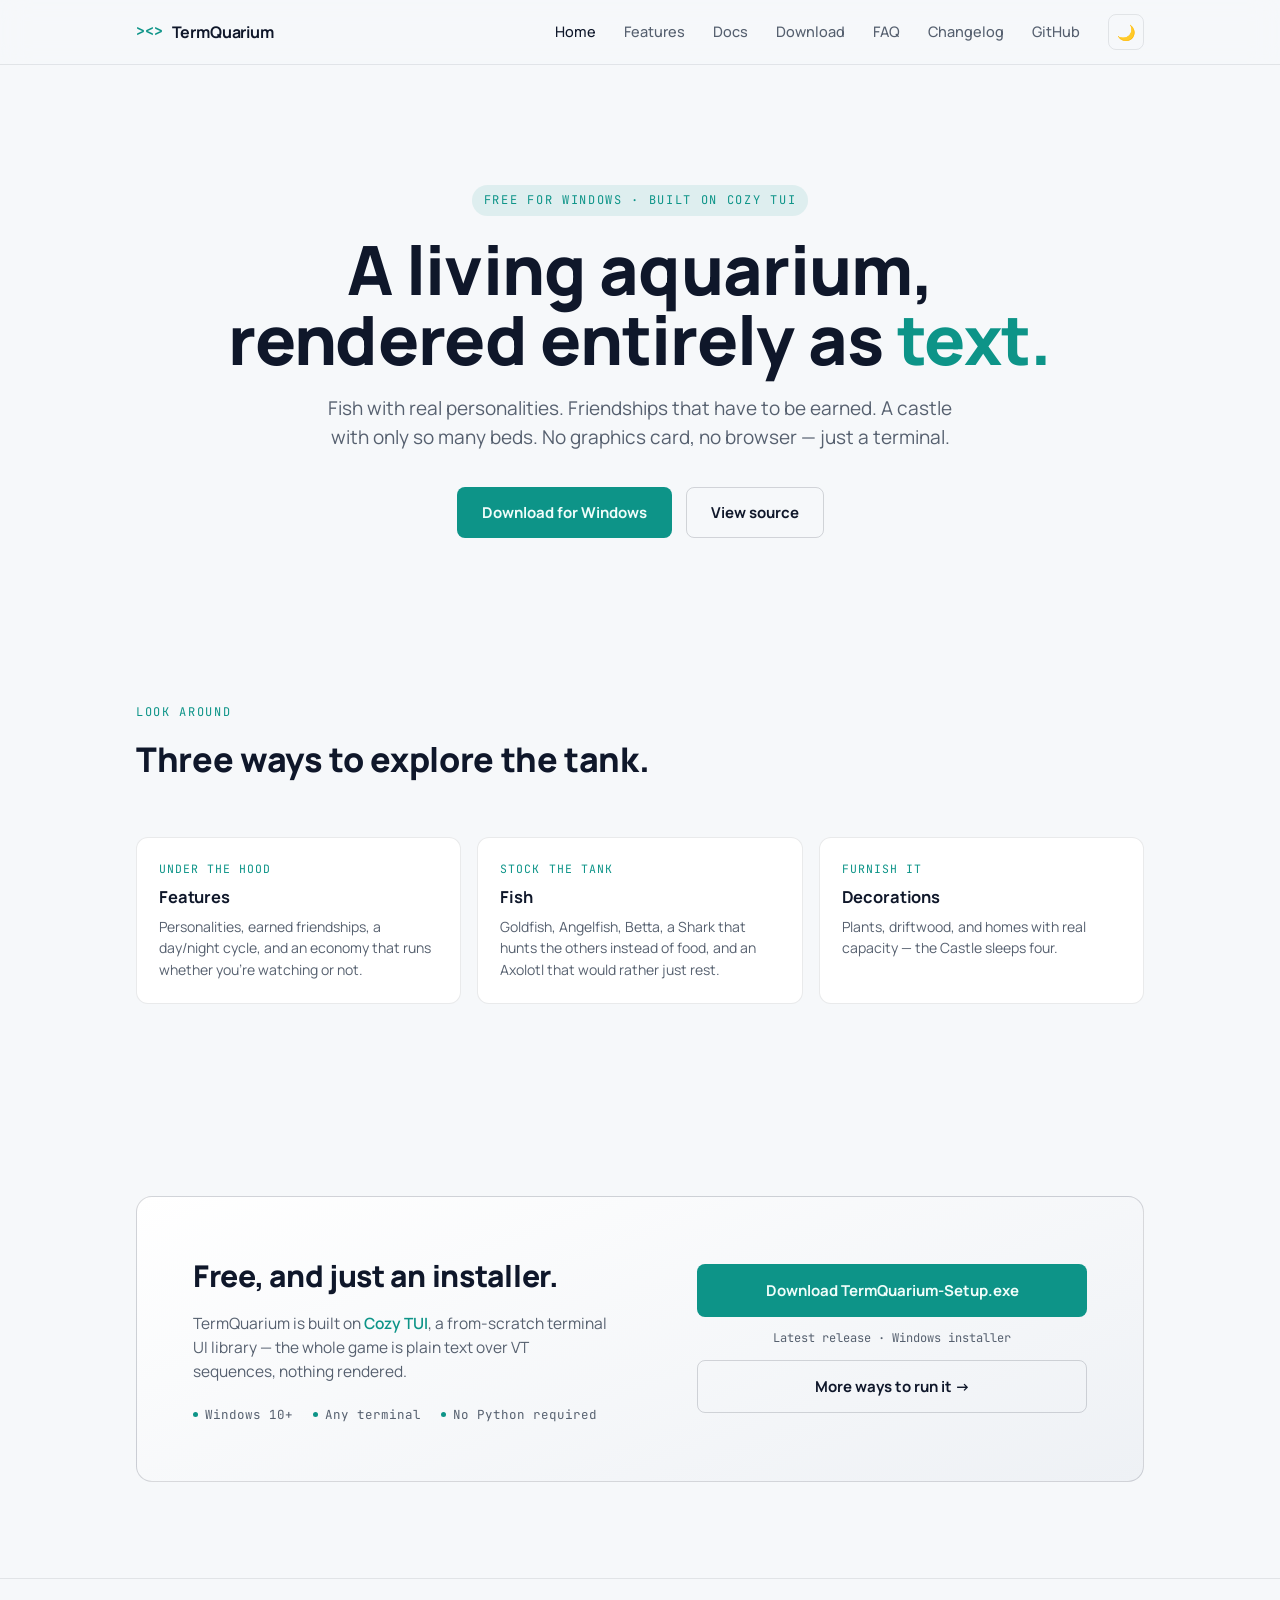
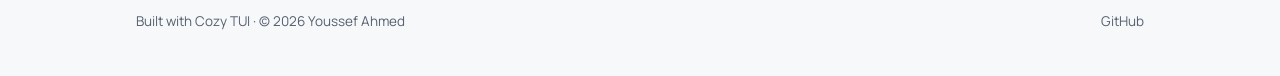
<file: website/index.html>
<!doctype html>
<html lang="en">
<head>
<meta charset="utf-8" />
<meta name="viewport" content="width=device-width, initial-scale=1" />
<title>TermQuarium — a living aquarium in your terminal</title>
<meta name="description" content="TermQuarium is a terminal aquarium simulator built on Cozy TUI. Fish grow personalities, earn friendships, and sleep inside the castle while you're away. Free for Windows." />
<link rel="icon" href="data:image/svg+xml,%3Csvg xmlns='http://www.w3.org/2000/svg' viewBox='0 0 100 100'%3E%3Ctext y='.9em' font-size='90'%3E%F0%9F%90%A0%3C/text%3E%3C/svg%3E" />
<link rel="preconnect" href="https://fonts.googleapis.com" />
<link rel="preconnect" href="https://fonts.gstatic.com" crossorigin />
<link href="https://fonts.googleapis.com/css2?family=Manrope:wght@400;500;600;700;800&family=JetBrains+Mono:wght@400;500;600&display=swap" rel="stylesheet" />
<link rel="stylesheet" href="styles.css" />
</head>
<body>

  <nav class="nav">
    <div class="wrap">
      <a class="logo" href="index.html"><span class="glyph">&gt;&lt;&gt;</span>TermQuarium</a>
      <div class="nav-right">
        <div class="nav-links" id="navLinks">
          <a class="link" href="index.html" aria-current="page">Home</a>
          <a class="link" href="features.html">Features</a>
          <a class="link" href="documentation/index.html">Docs</a>
          <a class="link" href="download.html">Download</a>
          <a class="link" href="faq.html">FAQ</a>
          <a class="link" href="changelog.html">Changelog</a>
          <a class="link" href="https://github.com/youssefahmed2017/TermQuarium" target="_blank">GitHub</a>
        </div>
        <div class="nav-actions">
          <button class="icon-btn" id="themeToggle" aria-label="Toggle day/night theme" title="Toggle day/night theme">🌙</button>
          <button class="icon-btn nav-toggle" id="navToggle" aria-label="Open menu" aria-expanded="false" aria-controls="navLinks">☰</button>
        </div>
      </div>
    </div>
  </nav>

  <header class="hero">
    <div class="wrap">
      <span class="eyebrow">Free for Windows · built on Cozy TUI</span>
      <h1>A living aquarium,<br />rendered entirely as <span class="accent-text">text.</span></h1>
      <p class="lede">Fish with real personalities. Friendships that have to be earned. A castle with only so many beds. No graphics card, no browser — just a terminal.</p>
      <div class="cta-row">
        <a class="btn btn-primary" href="download.html">Download for Windows</a>
        <a class="btn btn-ghost" href="https://github.com/youssefahmed2017/TermQuarium" target="_blank">View source</a>
      </div>
    </div>
  </header>

  <main>

    <section class="tight">
      <div class="wrap">
        <div class="section-head">
          <span class="eyebrow mono" style="background:none;padding:0;display:inline">Look around</span>
          <h2>Three ways to explore the tank.</h2>
        </div>
        <div class="teaser-grid">
          <a class="teaser-card" href="features.html">
            <span class="tag">Under the hood</span>
            <h3>Features</h3>
            <p>Personalities, earned friendships, a day/night cycle, and an economy that runs whether you're watching or not.</p>
          </a>
          <a class="teaser-card" href="documentation/fish.html">
            <span class="tag">Stock the tank</span>
            <h3>Fish</h3>
            <p>Goldfish, Angelfish, Betta, a Shark that hunts the others instead of food, and an Axolotl that would rather just rest.</p>
          </a>
          <a class="teaser-card" href="documentation/decorations.html">
            <span class="tag">Furnish it</span>
            <h3>Decorations</h3>
            <p>Plants, driftwood, and homes with real capacity — the Castle sleeps four.</p>
          </a>
        </div>
      </div>
    </section>

    <section id="download">
      <div class="wrap">
        <div class="download">
          <div>
            <h2>Free, and just an installer.</h2>
            <p>TermQuarium is built on <a target="_blank" href="https://github.com/youssefahmed2017/cozy_tui" style="color:var(--accent);text-decoration:none;font-weight:600">Cozy TUI</a>, a from-scratch terminal UI library — the whole game is plain text over VT sequences, nothing rendered.</p>
            <div class="req-row">
              <span>Windows 10+</span>
              <span>Any terminal</span>
              <span>No Python required</span>
            </div>
          </div>
          <div class="download-actions">
            <a class="btn btn-primary" target="_blank" href="https://github.com/youssefahmed2017/TermQuarium/releases/latest/download/TermQuarium-Setup.exe">Download TermQuarium-Setup.exe</a>
            <span class="filesize">Latest release · Windows installer</span>
            <a class="btn btn-ghost" href="download.html">More ways to run it →</a>
          </div>
        </div>
      </div>
    </section>

  </main>

  <footer>
    <div class="wrap">
      <span>Built with <a href="https://github.com/youssefahmed2017/cozy_tui" target="_blank">Cozy TUI</a> · © 2026 Youssef Ahmed</span>
      <span><a href="https://github.com/youssefahmed2017/TermQuarium">GitHub</a></span>
    </div>
  </footer>

<script src="script.js"></script>
</body>
</html>
</file>
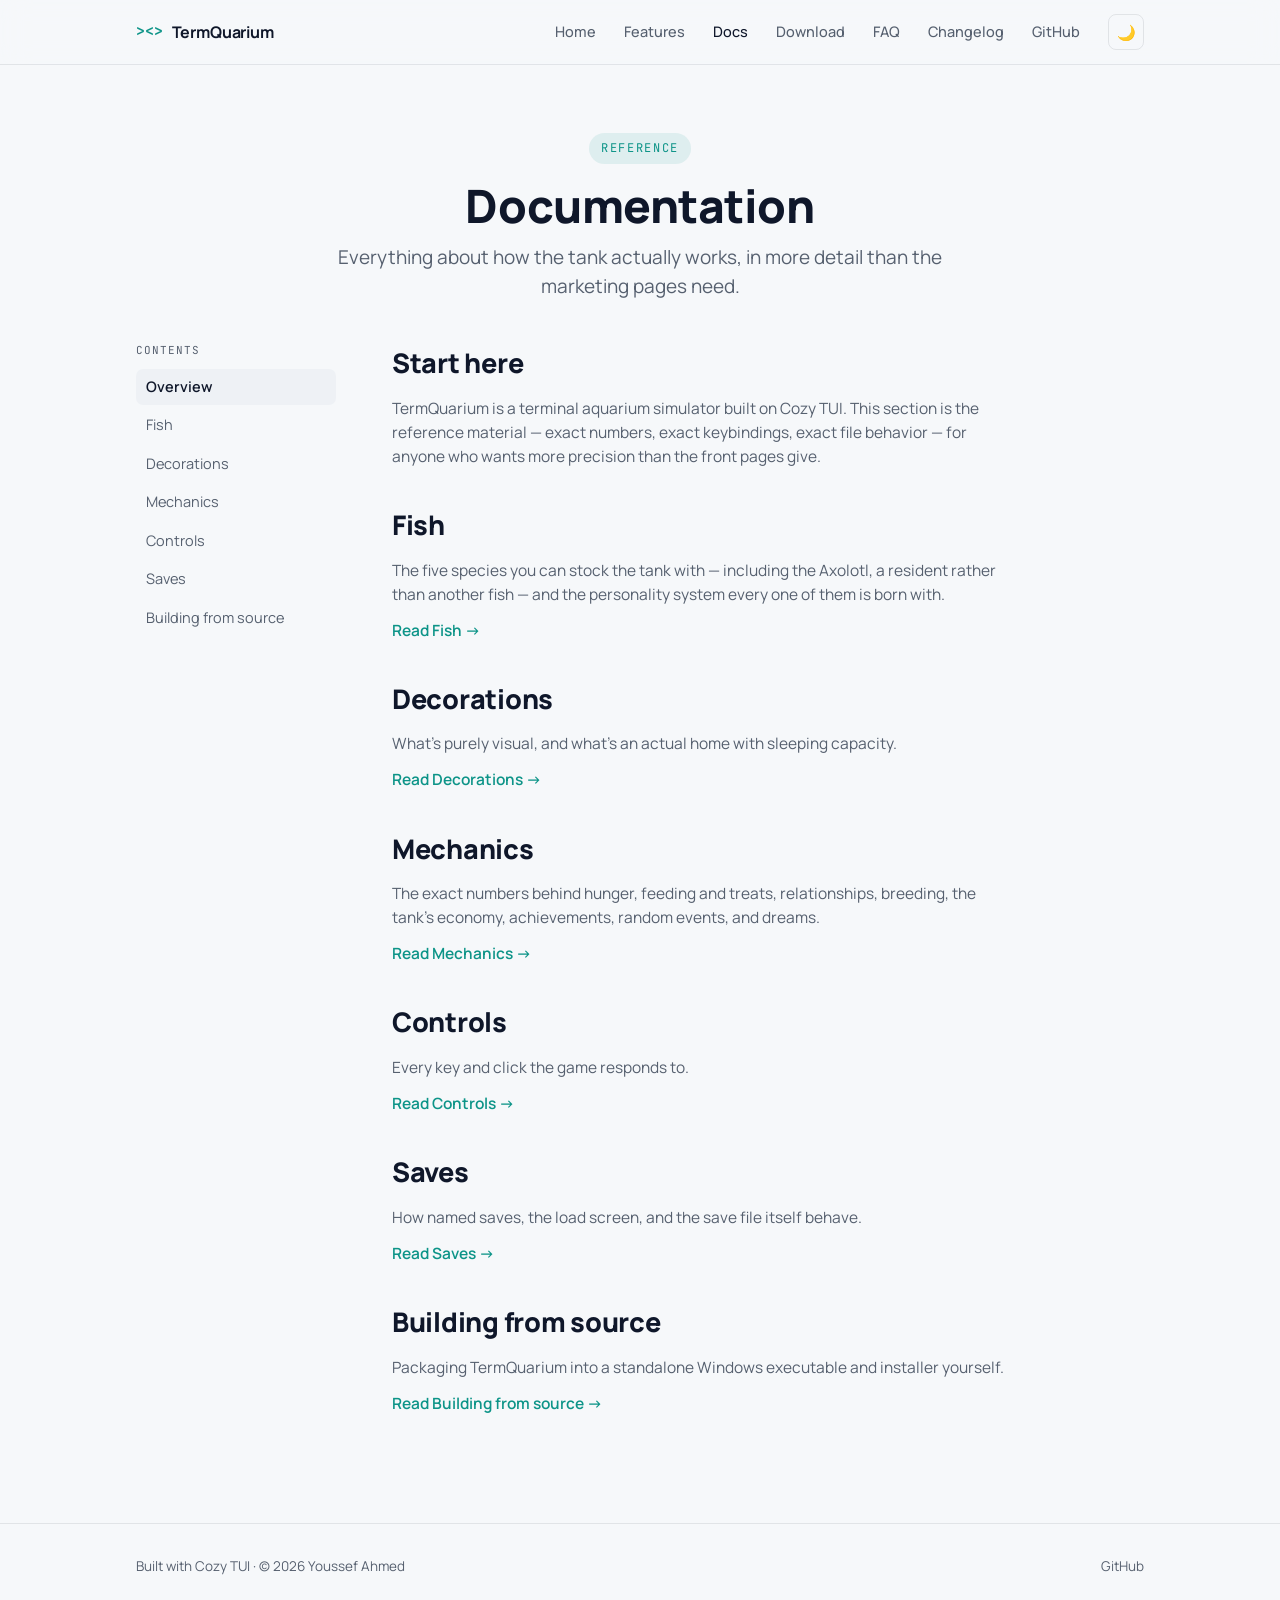
<file: website/documentation/index.html>
<!doctype html>
<html lang="en">
<head>
<meta charset="utf-8" />
<meta name="viewport" content="width=device-width, initial-scale=1" />
<title>Documentation — TermQuarium</title>
<meta name="description" content="Reference documentation for TermQuarium: species, decorations, mechanics, controls, saves, and building from source." />
<link rel="icon" href="data:image/svg+xml,%3Csvg xmlns='http://www.w3.org/2000/svg' viewBox='0 0 100 100'%3E%3Ctext y='.9em' font-size='90'%3E%F0%9F%90%A0%3C/text%3E%3C/svg%3E" />
<link rel="preconnect" href="https://fonts.googleapis.com" />
<link rel="preconnect" href="https://fonts.gstatic.com" crossorigin />
<link href="https://fonts.googleapis.com/css2?family=Manrope:wght@400;500;600;700;800&family=JetBrains+Mono:wght@400;500;600&display=swap" rel="stylesheet" />
<link rel="stylesheet" href="../styles.css" />
</head>
<body>

  <nav class="nav">
    <div class="wrap">
      <a class="logo" href="../index.html"><span class="glyph">&gt;&lt;&gt;</span>TermQuarium</a>
      <div class="nav-right">
        <div class="nav-links" id="navLinks">
          <a class="link" href="../index.html">Home</a>
          <a class="link" href="../features.html">Features</a>
          <a class="link" href="index.html" aria-current="page">Docs</a>
          <a class="link" href="../download.html">Download</a>
          <a class="link" href="../faq.html">FAQ</a>
          <a class="link" href="../changelog.html">Changelog</a>
          <a class="link" href="https://github.com/youssefahmed2017/TermQuarium">GitHub</a>
        </div>
        <div class="nav-actions">
          <button class="icon-btn" id="themeToggle" aria-label="Toggle day/night theme" title="Toggle day/night theme">🌙</button>
          <button class="icon-btn nav-toggle" id="navToggle" aria-label="Open menu" aria-expanded="false" aria-controls="navLinks">☰</button>
        </div>
      </div>
    </div>
  </nav>

  <header class="hero page-hero">
    <div class="wrap">
      <span class="eyebrow">Reference</span>
      <h1>Documentation</h1>
      <p class="lede">Everything about how the tank actually works, in more detail than the marketing pages need.</p>
    </div>
  </header>

  <main>
    <section class="tight">
      <div class="wrap">
        <div class="docs-shell">
          <nav class="docs-sidebar" aria-label="Documentation">
            <span class="kicker">Contents</span>
            <a href="index.html" aria-current="page">Overview</a>
            <a href="fish.html">Fish</a>
            <a href="decorations.html">Decorations</a>
            <a href="mechanics.html">Mechanics</a>
            <a href="controls.html">Controls</a>
            <a href="saves.html">Saves</a>
            <a href="building.html">Building from source</a>
          </nav>
          <div class="docs-content">
            <h2>Start here</h2>
            <p>TermQuarium is a terminal aquarium simulator built on Cozy TUI. This section is the reference material — exact numbers, exact keybindings, exact file behavior — for anyone who wants more precision than the front pages give.</p>

            <h2>Fish</h2>
            <p>The five species you can stock the tank with — including the Axolotl, a resident rather than another fish — and the personality system every one of them is born with.</p>
            <p><a href="fish.html" style="color:var(--accent);text-decoration:none;font-weight:600">Read Fish →</a></p>

            <h2>Decorations</h2>
            <p>What's purely visual, and what's an actual home with sleeping capacity.</p>
            <p><a href="decorations.html" style="color:var(--accent);text-decoration:none;font-weight:600">Read Decorations →</a></p>

            <h2>Mechanics</h2>
            <p>The exact numbers behind hunger, feeding and treats, relationships, breeding, the tank's economy, achievements, random events, and dreams.</p>
            <p><a href="mechanics.html" style="color:var(--accent);text-decoration:none;font-weight:600">Read Mechanics →</a></p>

            <h2>Controls</h2>
            <p>Every key and click the game responds to.</p>
            <p><a href="controls.html" style="color:var(--accent);text-decoration:none;font-weight:600">Read Controls →</a></p>

            <h2>Saves</h2>
            <p>How named saves, the load screen, and the save file itself behave.</p>
            <p><a href="saves.html" style="color:var(--accent);text-decoration:none;font-weight:600">Read Saves →</a></p>

            <h2>Building from source</h2>
            <p>Packaging TermQuarium into a standalone Windows executable and installer yourself.</p>
            <p><a href="building.html" style="color:var(--accent);text-decoration:none;font-weight:600">Read Building from source →</a></p>
          </div>
        </div>
      </div>
    </section>
  </main>

  <footer>
    <div class="wrap">
      <span>Built with <a href="https://github.com/youssefahmed2017/cozy_tui">Cozy TUI</a> · © 2026 Youssef Ahmed</span>
      <span><a href="https://github.com/youssefahmed2017/TermQuarium">GitHub</a></span>
    </div>
  </footer>

<script src="../script.js"></script>
</body>
</html>
</file>
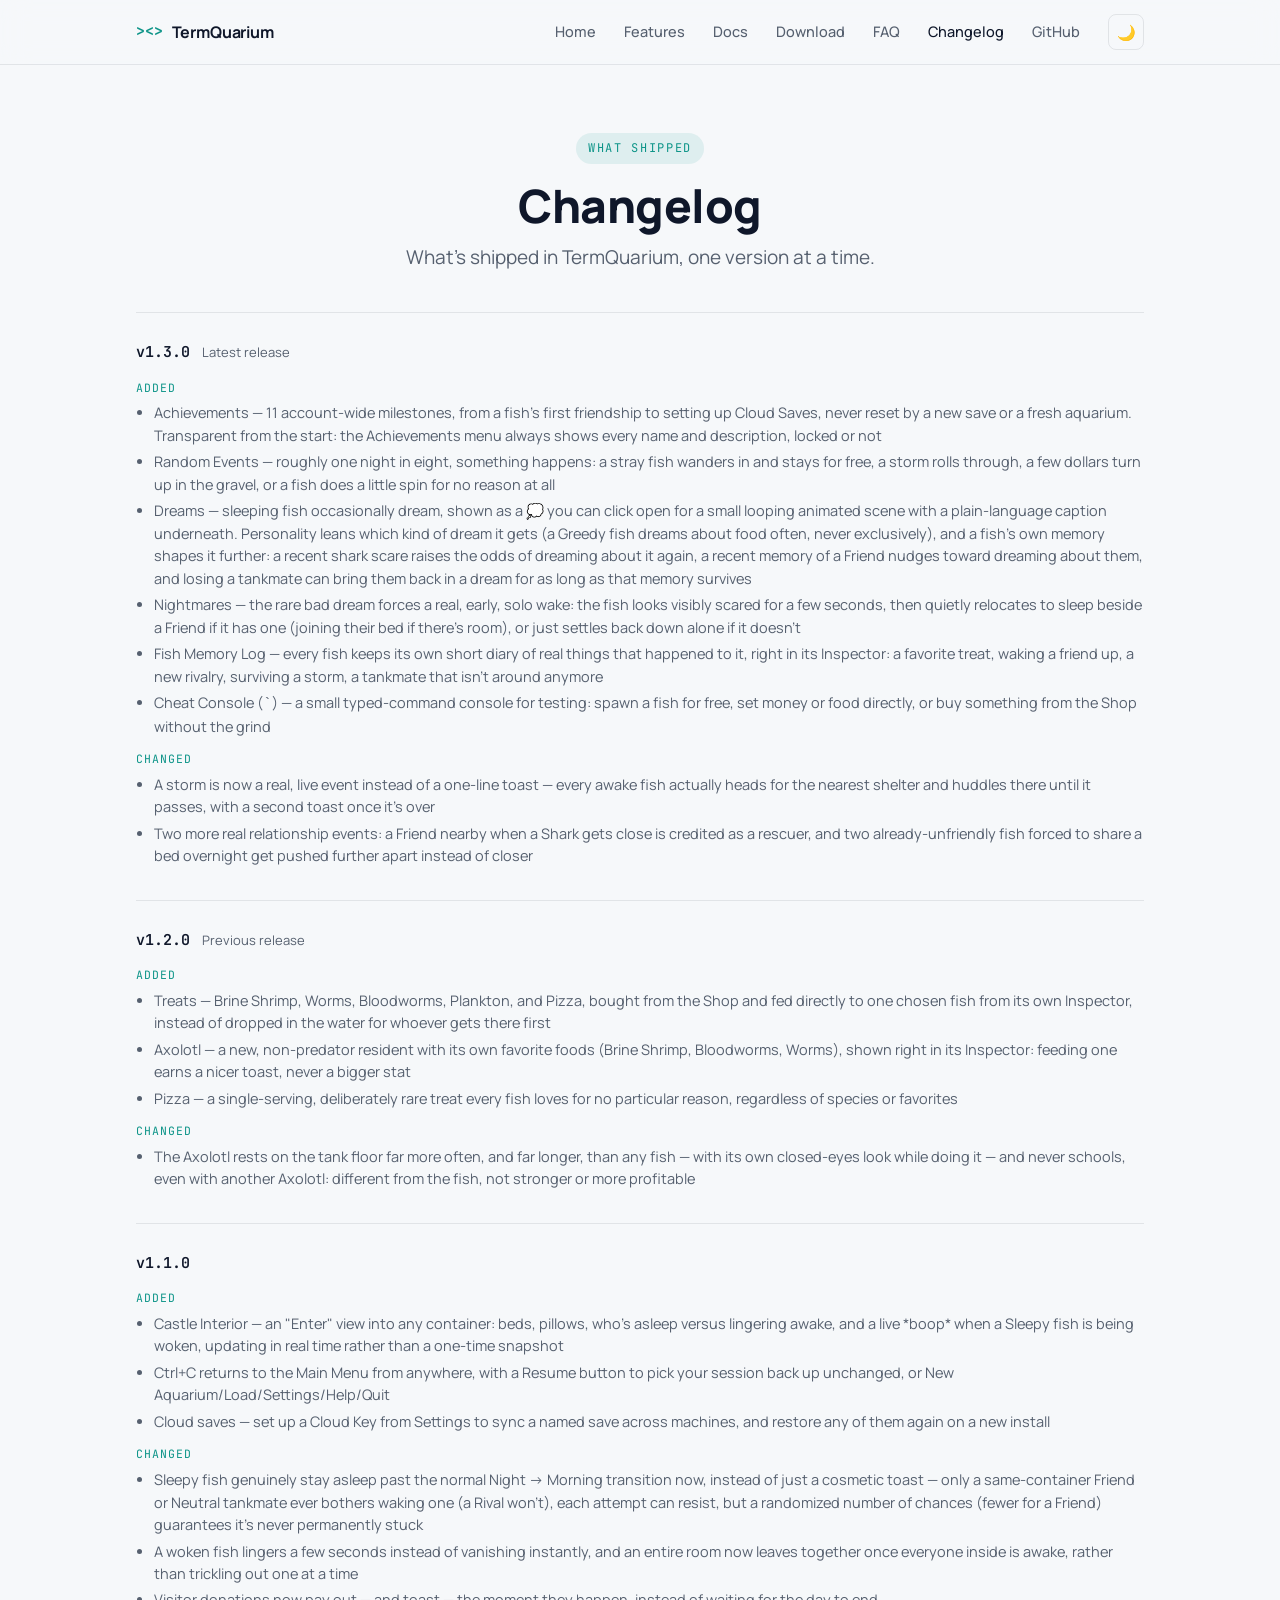
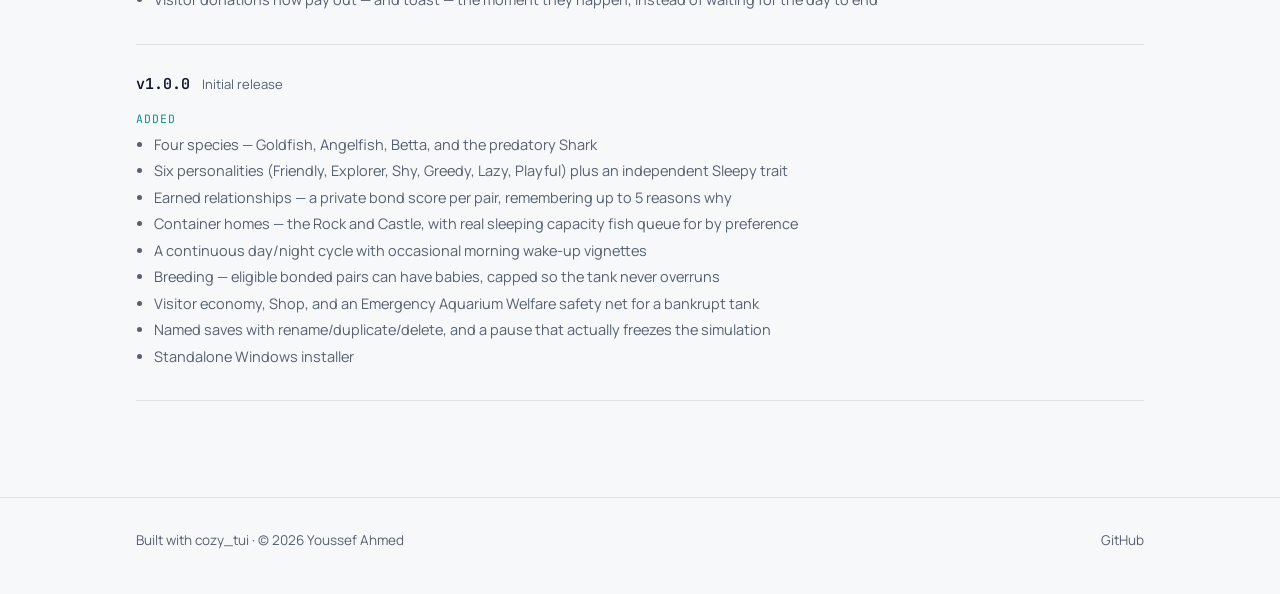
<file: website/changelog.html>
<!doctype html>
<html lang="en">
<head>
<meta charset="utf-8" />
<meta name="viewport" content="width=device-width, initial-scale=1" />
<title>Changelog — TermQuarium</title>
<meta name="description" content="What shipped in TermQuarium, version by version." />
<link rel="icon" href="data:image/svg+xml,%3Csvg xmlns='http://www.w3.org/2000/svg' viewBox='0 0 100 100'%3E%3Ctext y='.9em' font-size='90'%3E%F0%9F%90%A0%3C/text%3E%3C/svg%3E" />
<link rel="preconnect" href="https://fonts.googleapis.com" />
<link rel="preconnect" href="https://fonts.gstatic.com" crossorigin />
<link href="https://fonts.googleapis.com/css2?family=Manrope:wght@400;500;600;700;800&family=JetBrains+Mono:wght@400;500;600&display=swap" rel="stylesheet" />
<link rel="stylesheet" href="styles.css" />
</head>
<body>

  <nav class="nav">
    <div class="wrap">
      <a class="logo" href="index.html"><span class="glyph">&gt;&lt;&gt;</span>TermQuarium</a>
      <div class="nav-right">
        <div class="nav-links" id="navLinks">
          <a class="link" href="index.html">Home</a>
          <a class="link" href="features.html">Features</a>
          <a class="link" href="documentation/index.html">Docs</a>
          <a class="link" href="download.html">Download</a>
          <a class="link" href="faq.html">FAQ</a>
          <a class="link" href="changelog.html" aria-current="page">Changelog</a>
          <a class="link" href="https://github.com/youssefahmed2017/TermQuarium">GitHub</a>
        </div>
        <div class="nav-actions">
          <button class="icon-btn" id="themeToggle" aria-label="Toggle day/night theme" title="Toggle day/night theme">🌙</button>
          <button class="icon-btn nav-toggle" id="navToggle" aria-label="Open menu" aria-expanded="false" aria-controls="navLinks">☰</button>
        </div>
      </div>
    </div>
  </nav>

  <header class="hero page-hero">
    <div class="wrap">
      <span class="eyebrow">What shipped</span>
      <h1>Changelog</h1>
      <p class="lede">What's shipped in TermQuarium, one version at a time.</p>
    </div>
  </header>

  <main>
    <section class="tight">
      <div class="wrap">

        <div class="changelog-entry">
          <div class="changelog-head">
            <span class="changelog-version mono">v1.3.0</span>
            <span class="changelog-date">Latest release</span>
          </div>
          <div class="changelog-group">
            <span class="kind">Added</span>
            <ul>
              <li>Achievements — 11 account-wide milestones, from a fish's first friendship to setting up Cloud Saves, never reset by a new save or a fresh aquarium. Transparent from the start: the Achievements menu always shows every name and description, locked or not</li>
              <li>Random Events — roughly one night in eight, something happens: a stray fish wanders in and stays for free, a storm rolls through, a few dollars turn up in the gravel, or a fish does a little spin for no reason at all</li>
              <li>Dreams — sleeping fish occasionally dream, shown as a 💭 you can click open for a small looping animated scene with a plain-language caption underneath. Personality leans which kind of dream it gets (a Greedy fish dreams about food often, never exclusively), and a fish's own memory shapes it further: a recent shark scare raises the odds of dreaming about it again, a recent memory of a Friend nudges toward dreaming about them, and losing a tankmate can bring them back in a dream for as long as that memory survives</li>
              <li>Nightmares — the rare bad dream forces a real, early, solo wake: the fish looks visibly scared for a few seconds, then quietly relocates to sleep beside a Friend if it has one (joining their bed if there's room), or just settles back down alone if it doesn't</li>
              <li>Fish Memory Log — every fish keeps its own short diary of real things that happened to it, right in its Inspector: a favorite treat, waking a friend up, a new rivalry, surviving a storm, a tankmate that isn't around anymore</li>
              <li>Cheat Console (<kbd>&#96;</kbd>) — a small typed-command console for testing: spawn a fish for free, set money or food directly, or buy something from the Shop without the grind</li>
            </ul>
          </div>
          <div class="changelog-group">
            <span class="kind">Changed</span>
            <ul>
              <li>A storm is now a real, live event instead of a one-line toast — every awake fish actually heads for the nearest shelter and huddles there until it passes, with a second toast once it's over</li>
              <li>Two more real relationship events: a Friend nearby when a Shark gets close is credited as a rescuer, and two already-unfriendly fish forced to share a bed overnight get pushed further apart instead of closer</li>
            </ul>
          </div>
        </div>

        <div class="changelog-entry">
          <div class="changelog-head">
            <span class="changelog-version mono">v1.2.0</span>
            <span class="changelog-date">Previous release</span>
          </div>
          <div class="changelog-group">
            <span class="kind">Added</span>
            <ul>
              <li>Treats — Brine Shrimp, Worms, Bloodworms, Plankton, and Pizza, bought from the Shop and fed directly to one chosen fish from its own Inspector, instead of dropped in the water for whoever gets there first</li>
              <li>Axolotl — a new, non-predator resident with its own favorite foods (Brine Shrimp, Bloodworms, Worms), shown right in its Inspector: feeding one earns a nicer toast, never a bigger stat</li>
              <li>Pizza — a single-serving, deliberately rare treat every fish loves for no particular reason, regardless of species or favorites</li>
            </ul>
          </div>
          <div class="changelog-group">
            <span class="kind">Changed</span>
            <ul>
              <li>The Axolotl rests on the tank floor far more often, and far longer, than any fish — with its own closed-eyes look while doing it — and never schools, even with another Axolotl: different from the fish, not stronger or more profitable</li>
            </ul>
          </div>
        </div>

        <div class="changelog-entry">
          <div class="changelog-head">
            <span class="changelog-version mono">v1.1.0</span>
          </div>
          <div class="changelog-group">
            <span class="kind">Added</span>
            <ul>
              <li>Castle Interior — an "Enter" view into any container: beds, pillows, who's asleep versus lingering awake, and a live *boop* when a Sleepy fish is being woken, updating in real time rather than a one-time snapshot</li>
              <li>Ctrl+C returns to the Main Menu from anywhere, with a Resume button to pick your session back up unchanged, or New Aquarium/Load/Settings/Help/Quit</li>
              <li>Cloud saves — set up a Cloud Key from Settings to sync a named save across machines, and restore any of them again on a new install</li>
            </ul>
          </div>
          <div class="changelog-group">
            <span class="kind">Changed</span>
            <ul>
              <li>Sleepy fish genuinely stay asleep past the normal Night → Morning transition now, instead of just a cosmetic toast — only a same-container Friend or Neutral tankmate ever bothers waking one (a Rival won't), each attempt can resist, but a randomized number of chances (fewer for a Friend) guarantees it's never permanently stuck</li>
              <li>A woken fish lingers a few seconds instead of vanishing instantly, and an entire room now leaves together once everyone inside is awake, rather than trickling out one at a time</li>
              <li>Visitor donations now pay out — and toast — the moment they happen, instead of waiting for the day to end</li>
            </ul>
          </div>
        </div>

        <div class="changelog-entry">
          <div class="changelog-head">
            <span class="changelog-version mono">v1.0.0</span>
            <span class="changelog-date">Initial release</span>
          </div>
          <div class="changelog-group">
            <span class="kind">Added</span>
            <ul>
              <li>Four species — Goldfish, Angelfish, Betta, and the predatory Shark</li>
              <li>Six personalities (Friendly, Explorer, Shy, Greedy, Lazy, Playful) plus an independent Sleepy trait</li>
              <li>Earned relationships — a private bond score per pair, remembering up to 5 reasons why</li>
              <li>Container homes — the Rock and Castle, with real sleeping capacity fish queue for by preference</li>
              <li>A continuous day/night cycle with occasional morning wake-up vignettes</li>
              <li>Breeding — eligible bonded pairs can have babies, capped so the tank never overruns</li>
              <li>Visitor economy, Shop, and an Emergency Aquarium Welfare safety net for a bankrupt tank</li>
              <li>Named saves with rename/duplicate/delete, and a pause that actually freezes the simulation</li>
              <li>Standalone Windows installer</li>
            </ul>
          </div>
        </div>

      </div>
    </section>
  </main>

  <footer>
    <div class="wrap">
      <span>Built with <a href="https://github.com/youssefahmed2017/cozy_tui">cozy_tui</a> · © 2026 Youssef Ahmed</span>
      <span><a href="https://github.com/youssefahmed2017/TermQuarium">GitHub</a></span>
    </div>
  </footer>

<script src="script.js"></script>
</body>
</html>
</file>
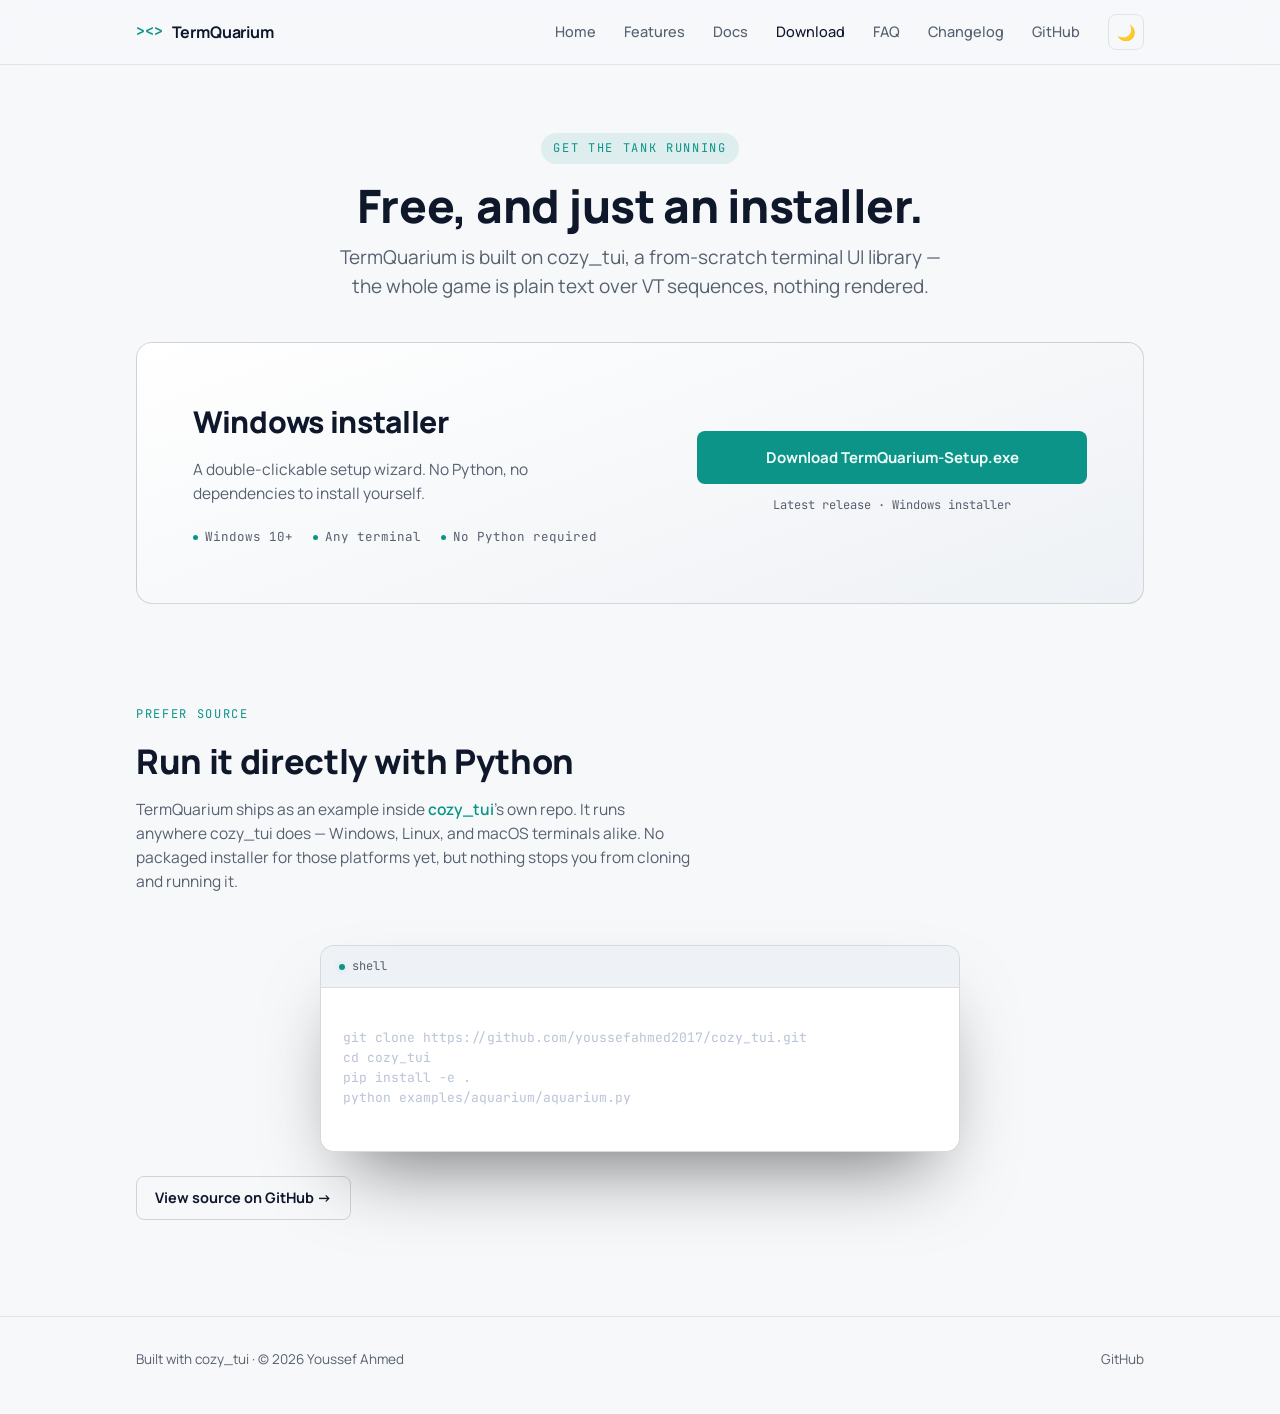
<file: website/download.html>
<!doctype html>
<html lang="en">
<head>
<meta charset="utf-8" />
<meta name="viewport" content="width=device-width, initial-scale=1" />
<title>Download — TermQuarium</title>
<meta name="description" content="Download TermQuarium for Windows, or run it from source on any platform cozy_tui supports." />
<link rel="icon" href="data:image/svg+xml,%3Csvg xmlns='http://www.w3.org/2000/svg' viewBox='0 0 100 100'%3E%3Ctext y='.9em' font-size='90'%3E%F0%9F%90%A0%3C/text%3E%3C/svg%3E" />
<link rel="preconnect" href="https://fonts.googleapis.com" />
<link rel="preconnect" href="https://fonts.gstatic.com" crossorigin />
<link href="https://fonts.googleapis.com/css2?family=Manrope:wght@400;500;600;700;800&family=JetBrains+Mono:wght@400;500;600&display=swap" rel="stylesheet" />
<link rel="stylesheet" href="styles.css" />
</head>
<body>

  <nav class="nav">
    <div class="wrap">
      <a class="logo" href="index.html"><span class="glyph">&gt;&lt;&gt;</span>TermQuarium</a>
      <div class="nav-right">
        <div class="nav-links" id="navLinks">
          <a class="link" href="index.html">Home</a>
          <a class="link" href="features.html">Features</a>
          <a class="link" href="documentation/index.html">Docs</a>
          <a class="link" href="download.html" aria-current="page">Download</a>
          <a class="link" href="faq.html">FAQ</a>
          <a class="link" href="changelog.html">Changelog</a>
          <a class="link" href="https://github.com/youssefahmed2017/TermQuarium">GitHub</a>
        </div>
        <div class="nav-actions">
          <button class="icon-btn" id="themeToggle" aria-label="Toggle day/night theme" title="Toggle day/night theme">🌙</button>
          <button class="icon-btn nav-toggle" id="navToggle" aria-label="Open menu" aria-expanded="false" aria-controls="navLinks">☰</button>
        </div>
      </div>
    </div>
  </nav>

  <header class="hero page-hero">
    <div class="wrap">
      <span class="eyebrow">Get the tank running</span>
      <h1>Free, and just an installer.</h1>
      <p class="lede">TermQuarium is built on cozy_tui, a from-scratch terminal UI library — the whole game is plain text over VT sequences, nothing rendered.</p>
    </div>
  </header>

  <main>
    <section class="tight">
      <div class="wrap">
        <div class="download">
          <div>
            <h2>Windows installer</h2>
            <p>A double-clickable setup wizard. No Python, no dependencies to install yourself.</p>
            <div class="req-row">
              <span>Windows 10+</span>
              <span>Any terminal</span>
              <span>No Python required</span>
            </div>
          </div>
          <div class="download-actions">
            <a class="btn btn-primary" href="https://github.com/youssefahmed2017/TermQuarium/releases/latest/download/TermQuarium-Setup.exe">Download TermQuarium-Setup.exe</a>
            <span class="filesize">Latest release · Windows installer</span>
          </div>
        </div>
      </div>
    </section>

    <section class="tight">
      <div class="wrap">
        <div class="section-head">
          <span class="eyebrow mono" style="background:none;padding:0;display:inline">Prefer source</span>
          <h2>Run it directly with Python</h2>
          <p>TermQuarium ships as an example inside <a href="https://github.com/youssefahmed2017/cozy_tui" style="color:var(--accent);text-decoration:none;font-weight:600">cozy_tui</a>'s own repo. It runs anywhere cozy_tui does — Windows, Linux, and macOS terminals alike. No packaged installer for those platforms yet, but nothing stops you from cloning and running it.</p>
        </div>
        <div class="plate-frame" style="max-width:640px">
          <div class="plate-titlebar">
            <span class="tab"><span class="led"></span>shell</span>
          </div>
          <div class="tank" style="min-height:auto">
git clone https://github.com/youssefahmed2017/cozy_tui.git
cd cozy_tui
pip install -e .
python examples/aquarium/aquarium.py
          </div>
        </div>
        <div style="margin-top:24px">
          <a class="btn btn-ghost" href="https://github.com/youssefahmed2017/cozy_tui/tree/master/examples/aquarium">View source on GitHub →</a>
        </div>
      </div>
    </section>
  </main>

  <footer>
    <div class="wrap">
      <span>Built with <a href="https://github.com/youssefahmed2017/cozy_tui">cozy_tui</a> · © 2026 Youssef Ahmed</span>
      <span><a href="https://github.com/youssefahmed2017/TermQuarium">GitHub</a></span>
    </div>
  </footer>

<script src="script.js"></script>
</body>
</html>
</file>
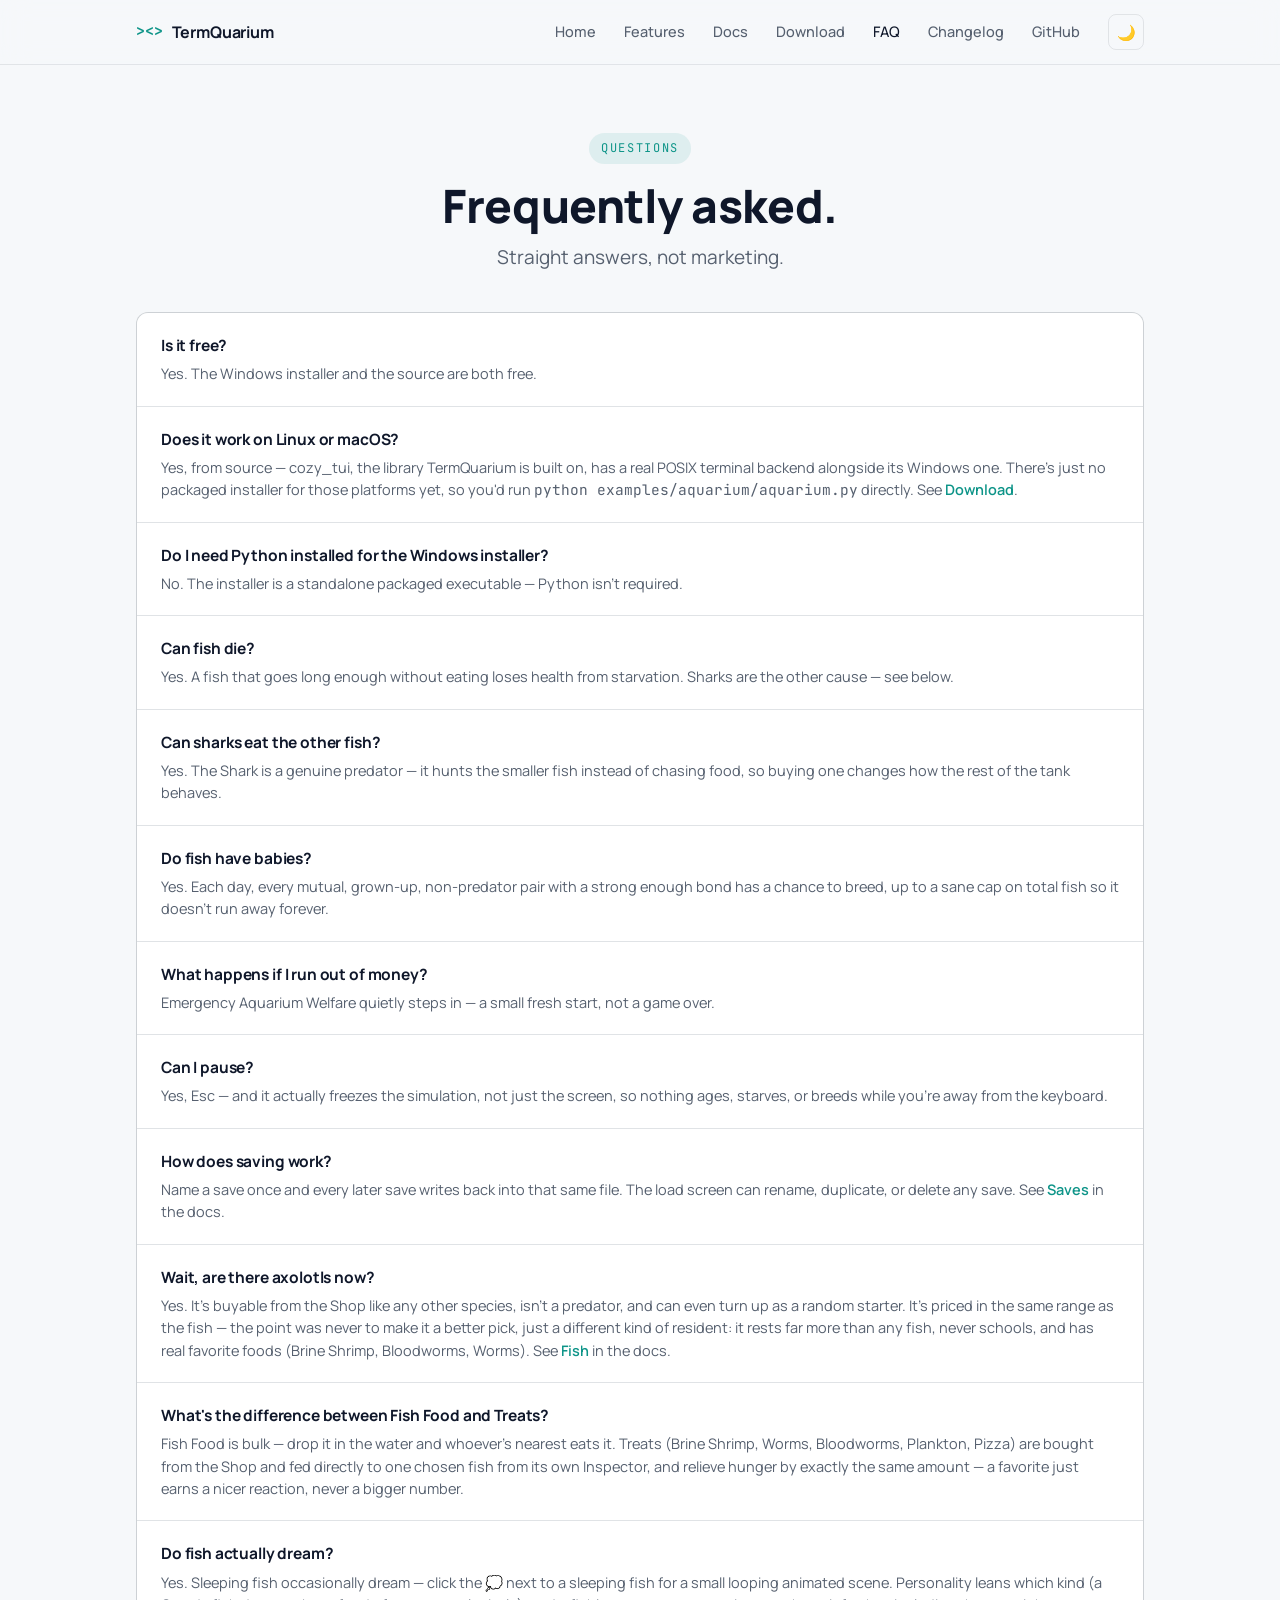
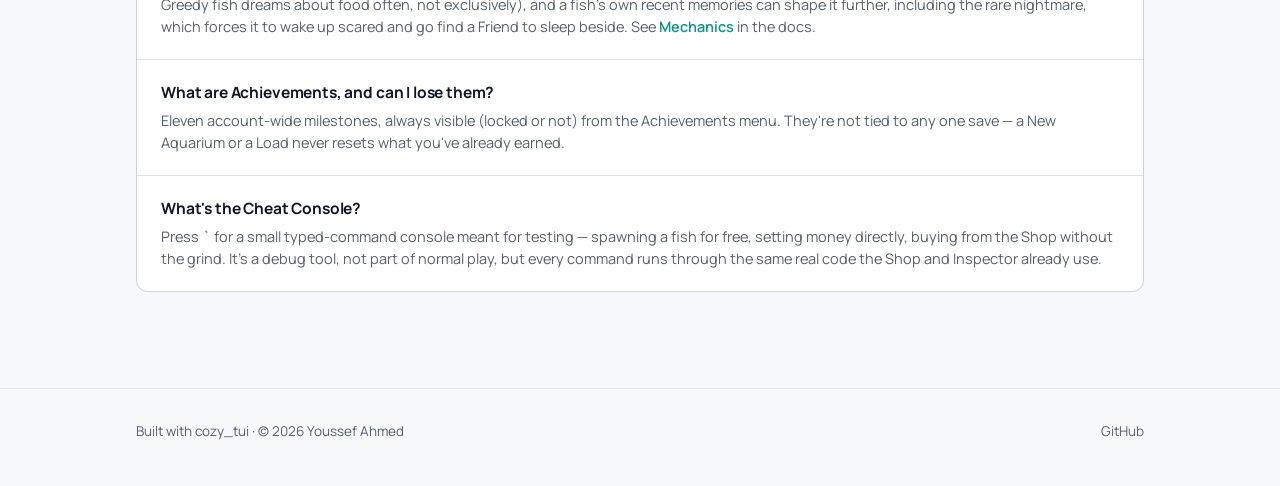
<file: website/faq.html>
<!doctype html>
<html lang="en">
<head>
<meta charset="utf-8" />
<meta name="viewport" content="width=device-width, initial-scale=1" />
<title>FAQ — TermQuarium</title>
<meta name="description" content="Answers about platforms, saving, breeding, death, dreams, achievements, and the shark — all grounded in how TermQuarium actually works." />
<link rel="icon" href="data:image/svg+xml,%3Csvg xmlns='http://www.w3.org/2000/svg' viewBox='0 0 100 100'%3E%3Ctext y='.9em' font-size='90'%3E%F0%9F%90%A0%3C/text%3E%3C/svg%3E" />
<link rel="preconnect" href="https://fonts.googleapis.com" />
<link rel="preconnect" href="https://fonts.gstatic.com" crossorigin />
<link href="https://fonts.googleapis.com/css2?family=Manrope:wght@400;500;600;700;800&family=JetBrains+Mono:wght@400;500;600&display=swap" rel="stylesheet" />
<link rel="stylesheet" href="styles.css" />
</head>
<body>

  <nav class="nav">
    <div class="wrap">
      <a class="logo" href="index.html"><span class="glyph">&gt;&lt;&gt;</span>TermQuarium</a>
      <div class="nav-right">
        <div class="nav-links" id="navLinks">
          <a class="link" href="index.html">Home</a>
          <a class="link" href="features.html">Features</a>
          <a class="link" href="documentation/index.html">Docs</a>
          <a class="link" href="download.html">Download</a>
          <a class="link" href="faq.html" aria-current="page">FAQ</a>
          <a class="link" href="changelog.html">Changelog</a>
          <a class="link" href="https://github.com/youssefahmed2017/TermQuarium">GitHub</a>
        </div>
        <div class="nav-actions">
          <button class="icon-btn" id="themeToggle" aria-label="Toggle day/night theme" title="Toggle day/night theme">🌙</button>
          <button class="icon-btn nav-toggle" id="navToggle" aria-label="Open menu" aria-expanded="false" aria-controls="navLinks">☰</button>
        </div>
      </div>
    </div>
  </nav>

  <header class="hero page-hero">
    <div class="wrap">
      <span class="eyebrow">Questions</span>
      <h1>Frequently asked.</h1>
      <p class="lede">Straight answers, not marketing.</p>
    </div>
  </header>

  <main>
    <section class="tight">
      <div class="wrap">
        <div class="faq-list">

          <div class="faq-item">
            <h3>Is it free?</h3>
            <p>Yes. The Windows installer and the source are both free.</p>
          </div>

          <div class="faq-item">
            <h3>Does it work on Linux or macOS?</h3>
            <p>Yes, from source — cozy_tui, the library TermQuarium is built on, has a real POSIX terminal backend alongside its Windows one. There's just no packaged installer for those platforms yet, so you'd run <code class="mono">python examples/aquarium/aquarium.py</code> directly. See <a href="download.html" style="color:var(--accent);text-decoration:none;font-weight:600">Download</a>.</p>
          </div>

          <div class="faq-item">
            <h3>Do I need Python installed for the Windows installer?</h3>
            <p>No. The installer is a standalone packaged executable — Python isn't required.</p>
          </div>

          <div class="faq-item">
            <h3>Can fish die?</h3>
            <p>Yes. A fish that goes long enough without eating loses health from starvation. Sharks are the other cause — see below.</p>
          </div>

          <div class="faq-item">
            <h3>Can sharks eat the other fish?</h3>
            <p>Yes. The Shark is a genuine predator — it hunts the smaller fish instead of chasing food, so buying one changes how the rest of the tank behaves.</p>
          </div>

          <div class="faq-item">
            <h3>Do fish have babies?</h3>
            <p>Yes. Each day, every mutual, grown-up, non-predator pair with a strong enough bond has a chance to breed, up to a sane cap on total fish so it doesn't run away forever.</p>
          </div>

          <div class="faq-item">
            <h3>What happens if I run out of money?</h3>
            <p>Emergency Aquarium Welfare quietly steps in — a small fresh start, not a game over.</p>
          </div>

          <div class="faq-item">
            <h3>Can I pause?</h3>
            <p>Yes, Esc — and it actually freezes the simulation, not just the screen, so nothing ages, starves, or breeds while you're away from the keyboard.</p>
          </div>

          <div class="faq-item">
            <h3>How does saving work?</h3>
            <p>Name a save once and every later save writes back into that same file. The load screen can rename, duplicate, or delete any save. See <a href="documentation/saves.html" style="color:var(--accent);text-decoration:none;font-weight:600">Saves</a> in the docs.</p>
          </div>

          <div class="faq-item">
            <h3>Wait, are there axolotls now?</h3>
            <p>Yes. It's buyable from the Shop like any other species, isn't a predator, and can even turn up as a random starter. It's priced in the same range as the fish — the point was never to make it a better pick, just a different kind of resident: it rests far more than any fish, never schools, and has real favorite foods (Brine Shrimp, Bloodworms, Worms). See <a href="documentation/fish.html" style="color:var(--accent);text-decoration:none;font-weight:600">Fish</a> in the docs.</p>
          </div>

          <div class="faq-item">
            <h3>What's the difference between Fish Food and Treats?</h3>
            <p>Fish Food is bulk — drop it in the water and whoever's nearest eats it. Treats (Brine Shrimp, Worms, Bloodworms, Plankton, Pizza) are bought from the Shop and fed directly to one chosen fish from its own Inspector, and relieve hunger by exactly the same amount — a favorite just earns a nicer reaction, never a bigger number.</p>
          </div>

          <div class="faq-item">
            <h3>Do fish actually dream?</h3>
            <p>Yes. Sleeping fish occasionally dream — click the 💭 next to a sleeping fish for a small looping animated scene. Personality leans which kind (a Greedy fish dreams about food often, not exclusively), and a fish's own recent memories can shape it further, including the rare nightmare, which forces it to wake up scared and go find a Friend to sleep beside. See <a href="documentation/mechanics.html" style="color:var(--accent);text-decoration:none;font-weight:600">Mechanics</a> in the docs.</p>
          </div>

          <div class="faq-item">
            <h3>What are Achievements, and can I lose them?</h3>
            <p>Eleven account-wide milestones, always visible (locked or not) from the Achievements menu. They're not tied to any one save — a New Aquarium or a Load never resets what you've already earned.</p>
          </div>

          <div class="faq-item">
            <h3>What's the Cheat Console?</h3>
            <p>Press <code class="mono">&#96;</code> for a small typed-command console meant for testing — spawning a fish for free, setting money directly, buying from the Shop without the grind. It's a debug tool, not part of normal play, but every command runs through the same real code the Shop and Inspector already use.</p>
          </div>

        </div>
      </div>
    </section>
  </main>

  <footer>
    <div class="wrap">
      <span>Built with <a href="https://github.com/youssefahmed2017/cozy_tui">cozy_tui</a> · © 2026 Youssef Ahmed</span>
      <span><a href="https://github.com/youssefahmed2017/TermQuarium">GitHub</a></span>
    </div>
  </footer>

<script src="script.js"></script>
</body>
</html>
</file>
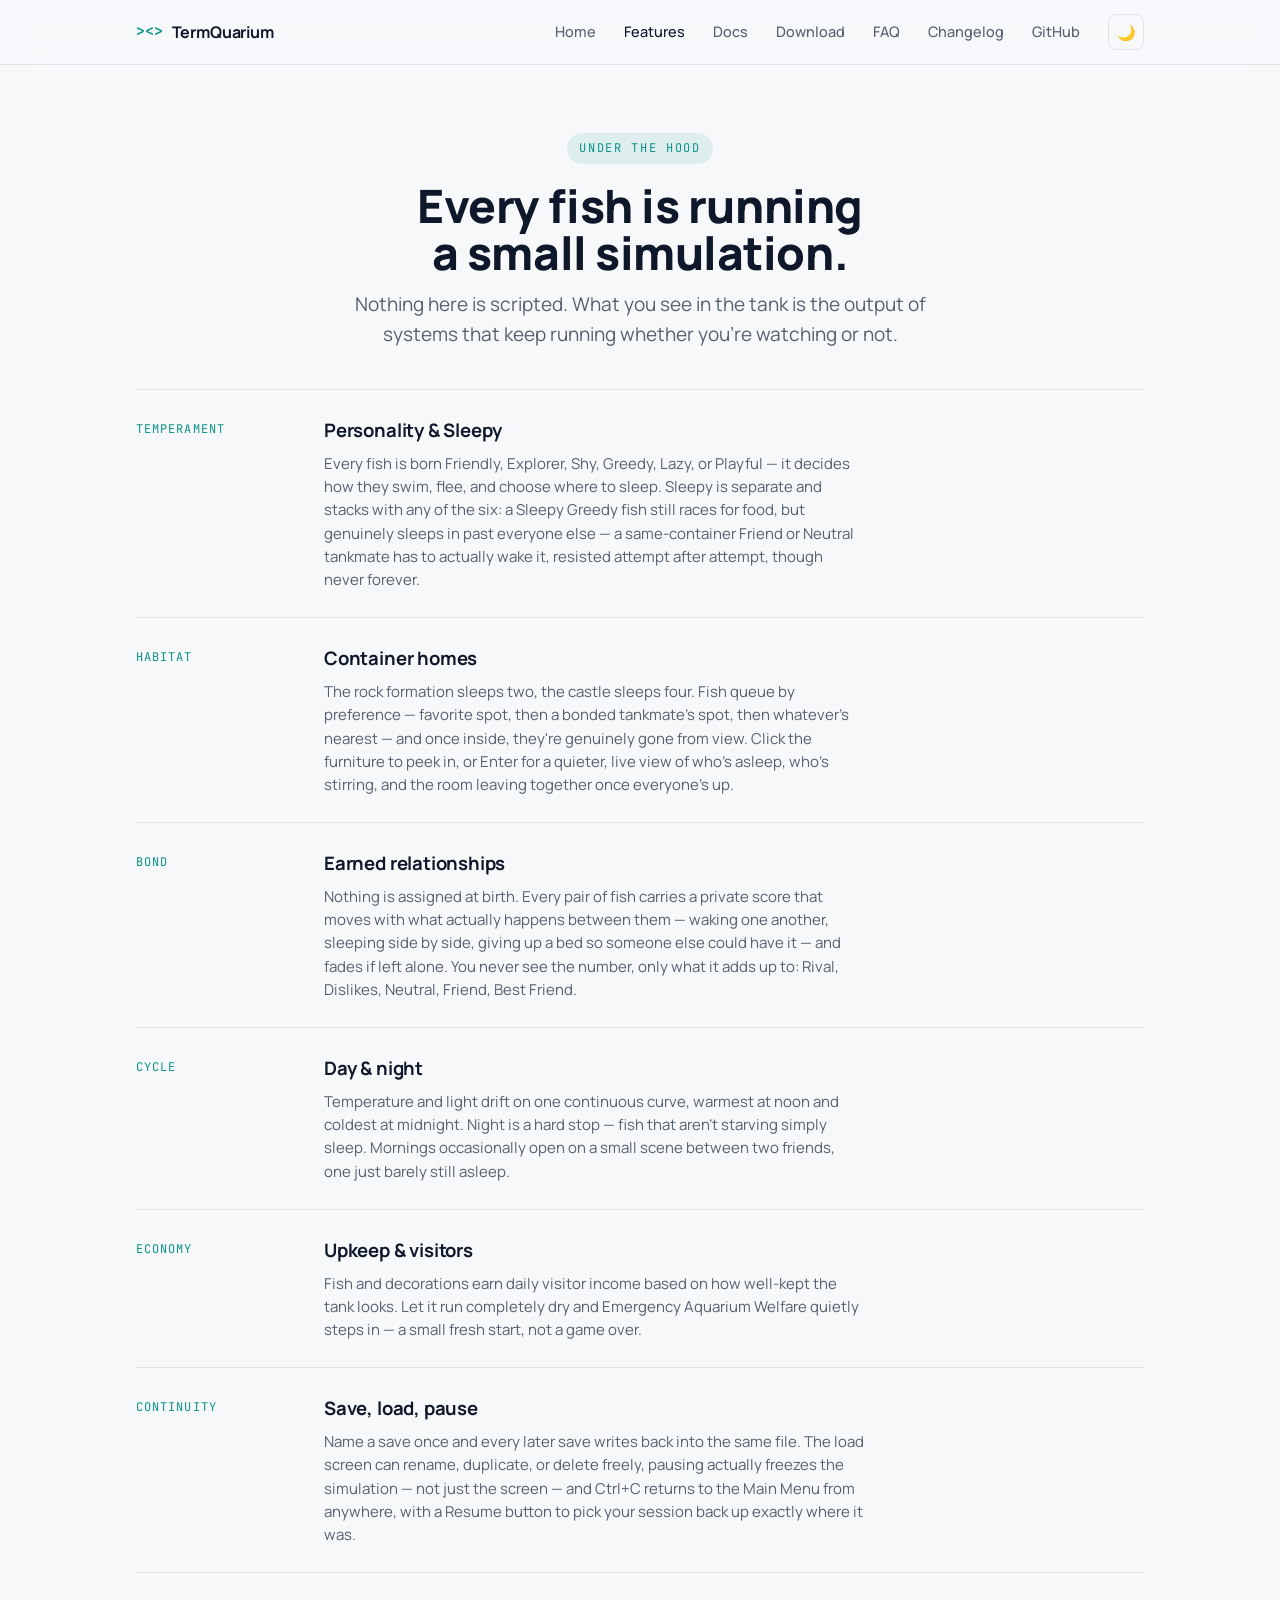
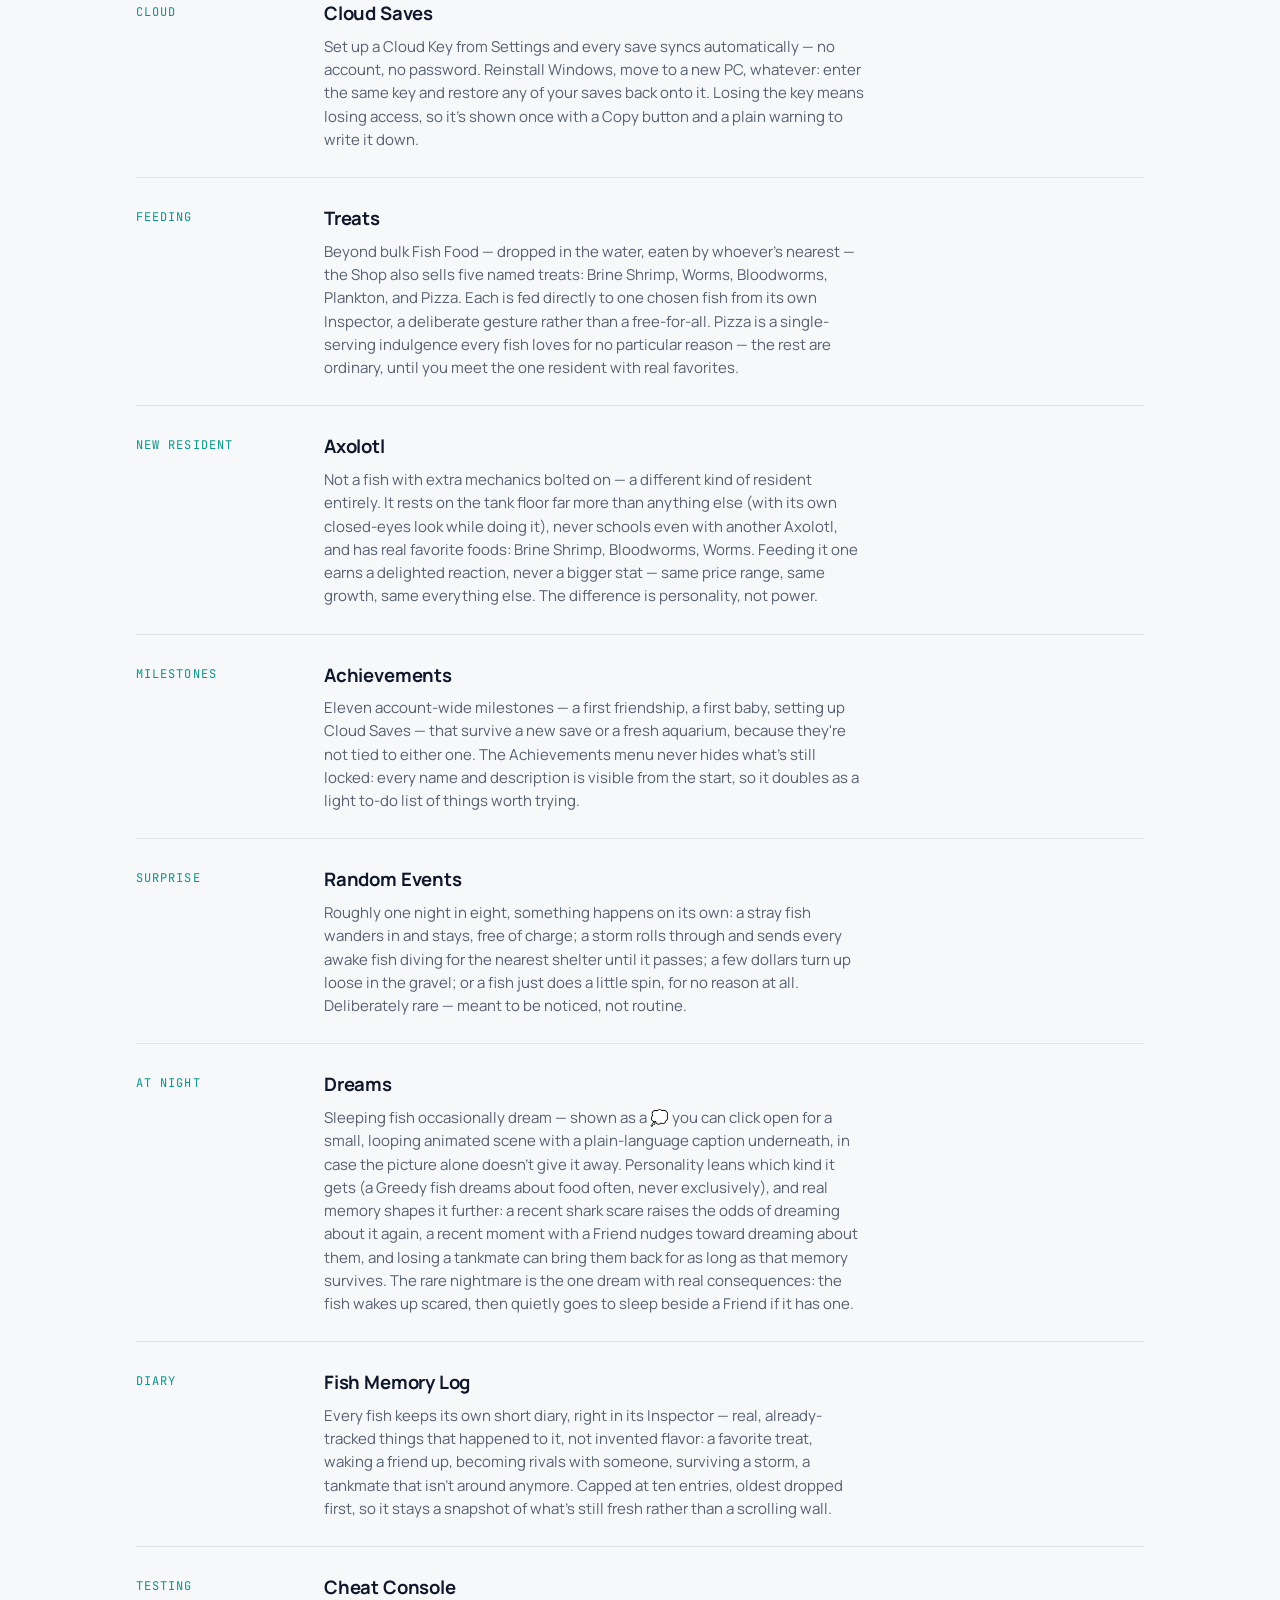
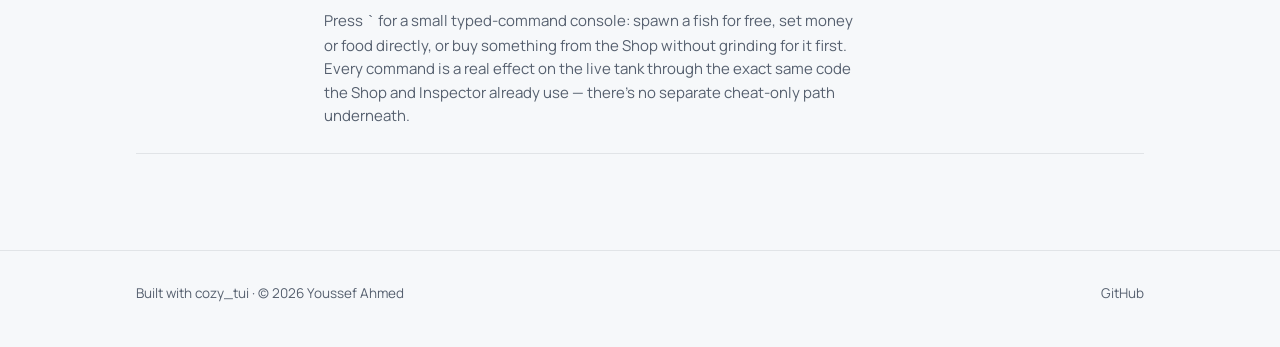
<file: website/features.html>
<!doctype html>
<html lang="en">
<head>
<meta charset="utf-8" />
<meta name="viewport" content="width=device-width, initial-scale=1" />
<title>Features — TermQuarium</title>
<meta name="description" content="What's actually running under TermQuarium's tank: personalities, earned relationships, a day/night cycle, and a visitor economy." />
<link rel="icon" href="data:image/svg+xml,%3Csvg xmlns='http://www.w3.org/2000/svg' viewBox='0 0 100 100'%3E%3Ctext y='.9em' font-size='90'%3E%F0%9F%90%A0%3C/text%3E%3C/svg%3E" />
<link rel="preconnect" href="https://fonts.googleapis.com" />
<link rel="preconnect" href="https://fonts.gstatic.com" crossorigin />
<link href="https://fonts.googleapis.com/css2?family=Manrope:wght@400;500;600;700;800&family=JetBrains+Mono:wght@400;500;600&display=swap" rel="stylesheet" />
<link rel="stylesheet" href="styles.css" />
</head>
<body>

  <nav class="nav">
    <div class="wrap">
      <a class="logo" href="index.html"><span class="glyph">&gt;&lt;&gt;</span>TermQuarium</a>
      <div class="nav-right">
        <div class="nav-links" id="navLinks">
          <a class="link" href="index.html">Home</a>
          <a class="link" href="features.html" aria-current="page">Features</a>
          <a class="link" href="documentation/index.html">Docs</a>
          <a class="link" href="download.html">Download</a>
          <a class="link" href="faq.html">FAQ</a>
          <a class="link" href="changelog.html">Changelog</a>
          <a class="link" href="https://github.com/youssefahmed2017/TermQuarium">GitHub</a>
        </div>
        <div class="nav-actions">
          <button class="icon-btn" id="themeToggle" aria-label="Toggle day/night theme" title="Toggle day/night theme">🌙</button>
          <button class="icon-btn nav-toggle" id="navToggle" aria-label="Open menu" aria-expanded="false" aria-controls="navLinks">☰</button>
        </div>
      </div>
    </div>
  </nav>

  <header class="hero page-hero">
    <div class="wrap">
      <span class="eyebrow">Under the hood</span>
      <h1>Every fish is running a small simulation.</h1>
      <p class="lede">Nothing here is scripted. What you see in the tank is the output of systems that keep running whether you're watching or not.</p>
    </div>
  </header>

  <main>
    <section class="tight">
      <div class="wrap">
        <div class="feature-list">

          <div class="feature">
            <span class="tag">Temperament</span>
            <div>
              <h3>Personality &amp; Sleepy</h3>
              <p>Every fish is born Friendly, Explorer, Shy, Greedy, Lazy, or Playful — it decides how they swim, flee, and choose where to sleep. Sleepy is separate and stacks with any of the six: a Sleepy Greedy fish still races for food, but genuinely sleeps in past everyone else — a same-container Friend or Neutral tankmate has to actually wake it, resisted attempt after attempt, though never forever.</p>
            </div>
          </div>

          <div class="feature">
            <span class="tag">Habitat</span>
            <div>
              <h3>Container homes</h3>
              <p>The rock formation sleeps two, the castle sleeps four. Fish queue by preference — favorite spot, then a bonded tankmate's spot, then whatever's nearest — and once inside, they're genuinely gone from view. Click the furniture to peek in, or Enter for a quieter, live view of who's asleep, who's stirring, and the room leaving together once everyone's up.</p>
            </div>
          </div>

          <div class="feature">
            <span class="tag">Bond</span>
            <div>
              <h3>Earned relationships</h3>
              <p>Nothing is assigned at birth. Every pair of fish carries a private score that moves with what actually happens between them — waking one another, sleeping side by side, giving up a bed so someone else could have it — and fades if left alone. You never see the number, only what it adds up to: Rival, Dislikes, Neutral, Friend, Best Friend.</p>
            </div>
          </div>

          <div class="feature">
            <span class="tag">Cycle</span>
            <div>
              <h3>Day &amp; night</h3>
              <p>Temperature and light drift on one continuous curve, warmest at noon and coldest at midnight. Night is a hard stop — fish that aren't starving simply sleep. Mornings occasionally open on a small scene between two friends, one just barely still asleep.</p>
            </div>
          </div>

          <div class="feature">
            <span class="tag">Economy</span>
            <div>
              <h3>Upkeep &amp; visitors</h3>
              <p>Fish and decorations earn daily visitor income based on how well-kept the tank looks. Let it run completely dry and Emergency Aquarium Welfare quietly steps in — a small fresh start, not a game over.</p>
            </div>
          </div>

          <div class="feature">
            <span class="tag">Continuity</span>
            <div>
              <h3>Save, load, pause</h3>
              <p>Name a save once and every later save writes back into the same file. The load screen can rename, duplicate, or delete freely, pausing actually freezes the simulation — not just the screen — and Ctrl+C returns to the Main Menu from anywhere, with a Resume button to pick your session back up exactly where it was.</p>
            </div>
          </div>

          <div class="feature">
            <span class="tag">Cloud</span>
            <div>
              <h3>Cloud Saves</h3>
              <p>Set up a Cloud Key from Settings and every save syncs automatically — no account, no password. Reinstall Windows, move to a new PC, whatever: enter the same key and restore any of your saves back onto it. Losing the key means losing access, so it's shown once with a Copy button and a plain warning to write it down.</p>
            </div>
          </div>

          <div class="feature">
            <span class="tag">Feeding</span>
            <div>
              <h3>Treats</h3>
              <p>Beyond bulk Fish Food — dropped in the water, eaten by whoever's nearest — the Shop also sells five named treats: Brine Shrimp, Worms, Bloodworms, Plankton, and Pizza. Each is fed directly to one chosen fish from its own Inspector, a deliberate gesture rather than a free-for-all. Pizza is a single-serving indulgence every fish loves for no particular reason — the rest are ordinary, until you meet the one resident with real favorites.</p>
            </div>
          </div>

          <div class="feature">
            <span class="tag">New resident</span>
            <div>
              <h3>Axolotl</h3>
              <p>Not a fish with extra mechanics bolted on — a different kind of resident entirely. It rests on the tank floor far more than anything else (with its own closed-eyes look while doing it), never schools even with another Axolotl, and has real favorite foods: Brine Shrimp, Bloodworms, Worms. Feeding it one earns a delighted reaction, never a bigger stat — same price range, same growth, same everything else. The difference is personality, not power.</p>
            </div>
          </div>

          <div class="feature">
            <span class="tag">Milestones</span>
            <div>
              <h3>Achievements</h3>
              <p>Eleven account-wide milestones — a first friendship, a first baby, setting up Cloud Saves — that survive a new save or a fresh aquarium, because they're not tied to either one. The Achievements menu never hides what's still locked: every name and description is visible from the start, so it doubles as a light to-do list of things worth trying.</p>
            </div>
          </div>

          <div class="feature">
            <span class="tag">Surprise</span>
            <div>
              <h3>Random Events</h3>
              <p>Roughly one night in eight, something happens on its own: a stray fish wanders in and stays, free of charge; a storm rolls through and sends every awake fish diving for the nearest shelter until it passes; a few dollars turn up loose in the gravel; or a fish just does a little spin, for no reason at all. Deliberately rare — meant to be noticed, not routine.</p>
            </div>
          </div>

          <div class="feature">
            <span class="tag">At night</span>
            <div>
              <h3>Dreams</h3>
              <p>Sleeping fish occasionally dream — shown as a 💭 you can click open for a small, looping animated scene with a plain-language caption underneath, in case the picture alone doesn't give it away. Personality leans which kind it gets (a Greedy fish dreams about food often, never exclusively), and real memory shapes it further: a recent shark scare raises the odds of dreaming about it again, a recent moment with a Friend nudges toward dreaming about them, and losing a tankmate can bring them back for as long as that memory survives. The rare nightmare is the one dream with real consequences: the fish wakes up scared, then quietly goes to sleep beside a Friend if it has one.</p>
            </div>
          </div>

          <div class="feature">
            <span class="tag">Diary</span>
            <div>
              <h3>Fish Memory Log</h3>
              <p>Every fish keeps its own short diary, right in its Inspector — real, already-tracked things that happened to it, not invented flavor: a favorite treat, waking a friend up, becoming rivals with someone, surviving a storm, a tankmate that isn't around anymore. Capped at ten entries, oldest dropped first, so it stays a snapshot of what's still fresh rather than a scrolling wall.</p>
            </div>
          </div>

          <div class="feature">
            <span class="tag">Testing</span>
            <div>
              <h3>Cheat Console</h3>
              <p>Press <kbd>&#96;</kbd> for a small typed-command console: spawn a fish for free, set money or food directly, or buy something from the Shop without grinding for it first. Every command is a real effect on the live tank through the exact same code the Shop and Inspector already use — there's no separate cheat-only path underneath.</p>
            </div>
          </div>

        </div>
      </div>
    </section>
  </main>

  <footer>
    <div class="wrap">
      <span>Built with <a href="https://github.com/youssefahmed2017/cozy_tui">cozy_tui</a> · © 2026 Youssef Ahmed</span>
      <span><a href="https://github.com/youssefahmed2017/TermQuarium">GitHub</a></span>
    </div>
  </footer>

<script src="script.js"></script>
</body>
</html>
</file>
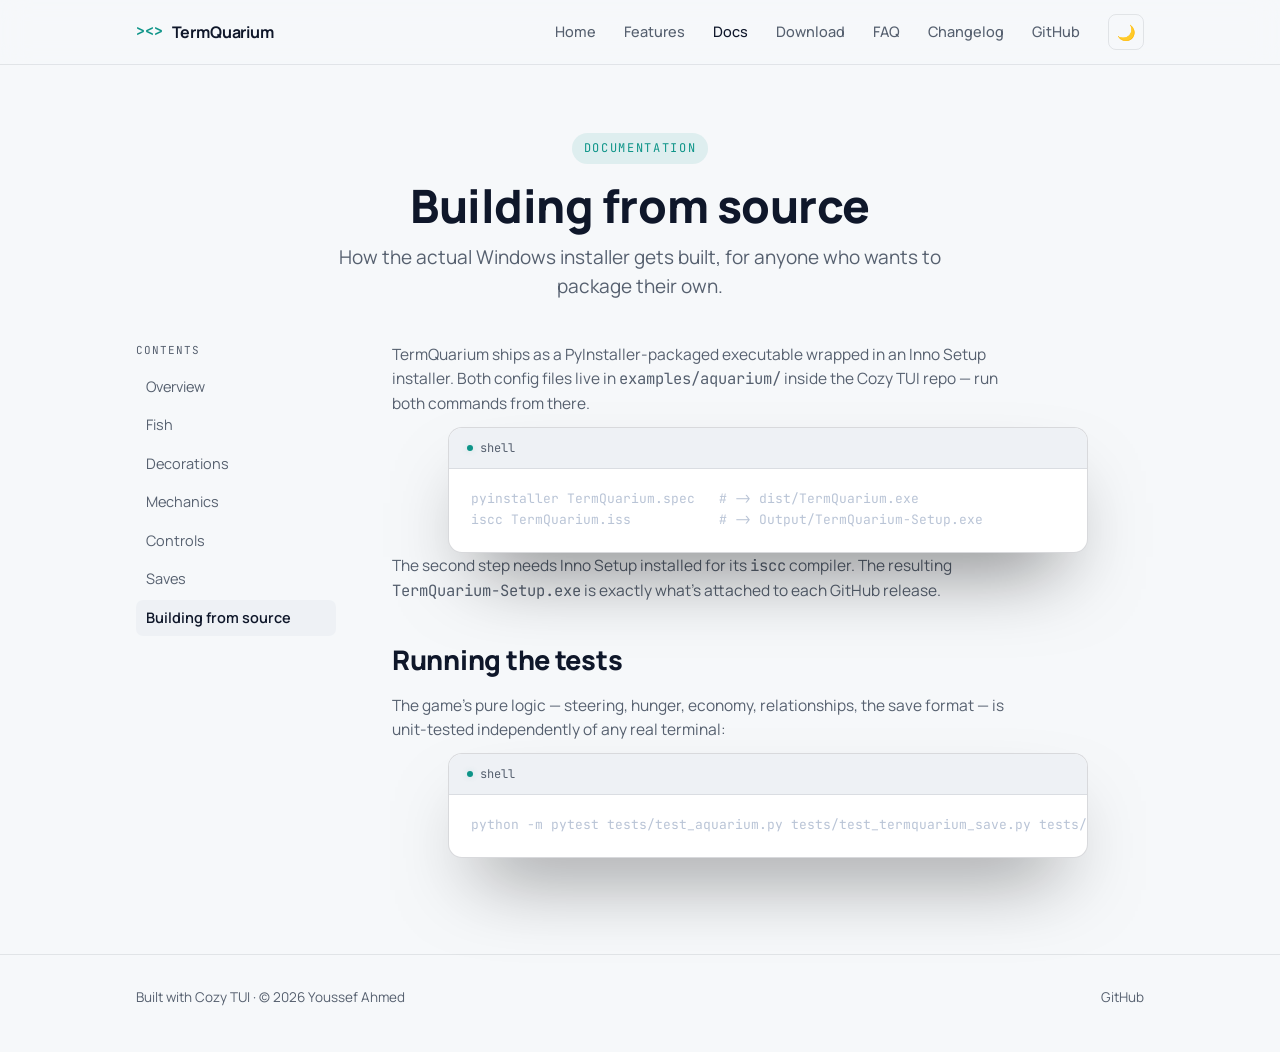
<file: website/documentation/building.html>
<!doctype html>
<html lang="en">
<head>
<meta charset="utf-8" />
<meta name="viewport" content="width=device-width, initial-scale=1" />
<title>Building from source — TermQuarium Docs</title>
<meta name="description" content="How to package TermQuarium into a standalone Windows executable and installer." />
<link rel="icon" href="data:image/svg+xml,%3Csvg xmlns='http://www.w3.org/2000/svg' viewBox='0 0 100 100'%3E%3Ctext y='.9em' font-size='90'%3E%F0%9F%90%A0%3C/text%3E%3C/svg%3E" />
<link rel="preconnect" href="https://fonts.googleapis.com" />
<link rel="preconnect" href="https://fonts.gstatic.com" crossorigin />
<link href="https://fonts.googleapis.com/css2?family=Manrope:wght@400;500;600;700;800&family=JetBrains+Mono:wght@400;500;600&display=swap" rel="stylesheet" />
<link rel="stylesheet" href="../styles.css" />
</head>
<body>

  <nav class="nav">
    <div class="wrap">
      <a class="logo" href="../index.html"><span class="glyph">&gt;&lt;&gt;</span>TermQuarium</a>
      <div class="nav-right">
        <div class="nav-links" id="navLinks">
          <a class="link" href="../index.html">Home</a>
          <a class="link" href="../features.html">Features</a>
          <a class="link" href="index.html" aria-current="page">Docs</a>
          <a class="link" href="../download.html">Download</a>
          <a class="link" href="../faq.html">FAQ</a>
          <a class="link" href="../changelog.html">Changelog</a>
          <a class="link" href="https://github.com/youssefahmed2017/TermQuarium">GitHub</a>
        </div>
        <div class="nav-actions">
          <button class="icon-btn" id="themeToggle" aria-label="Toggle day/night theme" title="Toggle day/night theme">🌙</button>
          <button class="icon-btn nav-toggle" id="navToggle" aria-label="Open menu" aria-expanded="false" aria-controls="navLinks">☰</button>
        </div>
      </div>
    </div>
  </nav>

  <header class="hero page-hero">
    <div class="wrap">
      <span class="eyebrow">Documentation</span>
      <h1>Building from source</h1>
      <p class="lede">How the actual Windows installer gets built, for anyone who wants to package their own.</p>
    </div>
  </header>

  <main>
    <section class="tight">
      <div class="wrap">
        <div class="docs-shell">
          <nav class="docs-sidebar" aria-label="Documentation">
            <span class="kicker">Contents</span>
            <a href="index.html">Overview</a>
            <a href="fish.html">Fish</a>
            <a href="decorations.html">Decorations</a>
            <a href="mechanics.html">Mechanics</a>
            <a href="controls.html">Controls</a>
            <a href="saves.html">Saves</a>
            <a href="building.html" aria-current="page">Building from source</a>
          </nav>
          <div class="docs-content">

            <p>TermQuarium ships as a PyInstaller-packaged executable wrapped in an Inno Setup installer. Both config files live in <code class="mono">examples/aquarium/</code> inside the Cozy TUI repo — run both commands from there.</p>

            <div class="plate-frame" style="max-width:640px">
              <div class="plate-titlebar"><span class="tab"><span class="led"></span>shell</span></div>
              <div class="tank" style="min-height:auto">pyinstaller TermQuarium.spec   # -&gt; dist/TermQuarium.exe
iscc TermQuarium.iss           # -&gt; Output/TermQuarium-Setup.exe</div>
            </div>

            <p>The second step needs Inno Setup installed for its <code class="mono">iscc</code> compiler. The resulting <code class="mono">TermQuarium-Setup.exe</code> is exactly what's attached to each GitHub release.</p>

            <h2>Running the tests</h2>
            <p>The game's pure logic — steering, hunger, economy, relationships, the save format — is unit-tested independently of any real terminal:</p>
            <div class="plate-frame" style="max-width:640px">
              <div class="plate-titlebar"><span class="tab"><span class="led"></span>shell</span></div>
              <div class="tank" style="min-height:auto">python -m pytest tests/test_aquarium.py tests/test_termquarium_save.py tests/test_termquarium_world.py -q</div>
            </div>

          </div>
        </div>
      </div>
    </section>
  </main>

  <footer>
    <div class="wrap">
      <span>Built with <a href="https://github.com/youssefahmed2017/cozy_tui">Cozy TUI</a> · © 2026 Youssef Ahmed</span>
      <span><a href="https://github.com/youssefahmed2017/TermQuarium">GitHub</a></span>
    </div>
  </footer>

<script src="../script.js"></script>
</body>
</html>
</file>
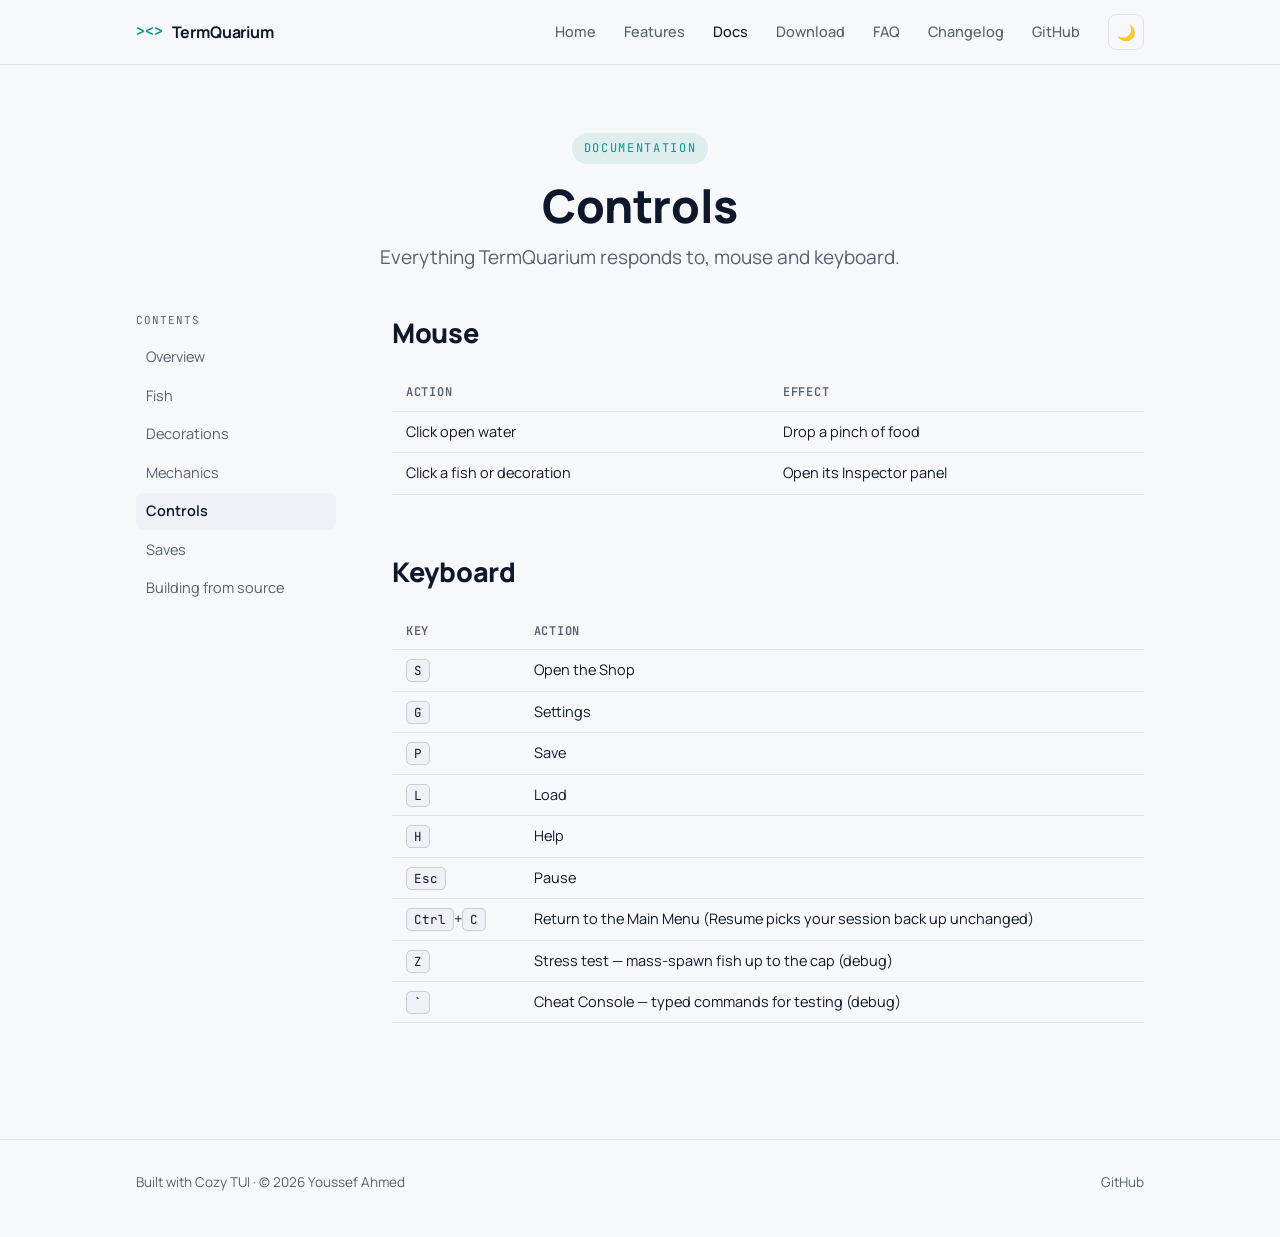
<file: website/documentation/controls.html>
<!doctype html>
<html lang="en">
<head>
<meta charset="utf-8" />
<meta name="viewport" content="width=device-width, initial-scale=1" />
<title>Controls — TermQuarium Docs</title>
<meta name="description" content="Every key and click TermQuarium responds to." />
<link rel="icon" href="data:image/svg+xml,%3Csvg xmlns='http://www.w3.org/2000/svg' viewBox='0 0 100 100'%3E%3Ctext y='.9em' font-size='90'%3E%F0%9F%90%A0%3C/text%3E%3C/svg%3E" />
<link rel="preconnect" href="https://fonts.googleapis.com" />
<link rel="preconnect" href="https://fonts.gstatic.com" crossorigin />
<link href="https://fonts.googleapis.com/css2?family=Manrope:wght@400;500;600;700;800&family=JetBrains+Mono:wght@400;500;600&display=swap" rel="stylesheet" />
<link rel="stylesheet" href="../styles.css" />
</head>
<body>

  <nav class="nav">
    <div class="wrap">
      <a class="logo" href="../index.html"><span class="glyph">&gt;&lt;&gt;</span>TermQuarium</a>
      <div class="nav-right">
        <div class="nav-links" id="navLinks">
          <a class="link" href="../index.html">Home</a>
          <a class="link" href="../features.html">Features</a>
          <a class="link" href="index.html" aria-current="page">Docs</a>
          <a class="link" href="../download.html">Download</a>
          <a class="link" href="../faq.html">FAQ</a>
          <a class="link" href="../changelog.html">Changelog</a>
          <a class="link" href="https://github.com/youssefahmed2017/TermQuarium">GitHub</a>
        </div>
        <div class="nav-actions">
          <button class="icon-btn" id="themeToggle" aria-label="Toggle day/night theme" title="Toggle day/night theme">🌙</button>
          <button class="icon-btn nav-toggle" id="navToggle" aria-label="Open menu" aria-expanded="false" aria-controls="navLinks">☰</button>
        </div>
      </div>
    </div>
  </nav>

  <header class="hero page-hero">
    <div class="wrap">
      <span class="eyebrow">Documentation</span>
      <h1>Controls</h1>
      <p class="lede">Everything TermQuarium responds to, mouse and keyboard.</p>
    </div>
  </header>

  <main>
    <section class="tight">
      <div class="wrap">
        <div class="docs-shell">
          <nav class="docs-sidebar" aria-label="Documentation">
            <span class="kicker">Contents</span>
            <a href="index.html">Overview</a>
            <a href="fish.html">Fish</a>
            <a href="decorations.html">Decorations</a>
            <a href="mechanics.html">Mechanics</a>
            <a href="controls.html" aria-current="page">Controls</a>
            <a href="saves.html">Saves</a>
            <a href="building.html">Building from source</a>
          </nav>
          <div class="docs-content">

            <h2>Mouse</h2>
            <div class="docs-table-wrap">
              <table>
                <thead><tr><th>Action</th><th>Effect</th></tr></thead>
                <tbody>
                  <tr><td>Click open water</td><td>Drop a pinch of food</td></tr>
                  <tr><td>Click a fish or decoration</td><td>Open its Inspector panel</td></tr>
                </tbody>
              </table>
            </div>

            <h2>Keyboard</h2>
            <div class="docs-table-wrap">
              <table>
                <thead><tr><th>Key</th><th>Action</th></tr></thead>
                <tbody>
                  <tr><td><kbd>S</kbd></td><td>Open the Shop</td></tr>
                  <tr><td><kbd>G</kbd></td><td>Settings</td></tr>
                  <tr><td><kbd>P</kbd></td><td>Save</td></tr>
                  <tr><td><kbd>L</kbd></td><td>Load</td></tr>
                  <tr><td><kbd>H</kbd></td><td>Help</td></tr>
                  <tr><td><kbd>Esc</kbd></td><td>Pause</td></tr>
                  <tr><td><kbd>Ctrl</kbd>+<kbd>C</kbd></td><td>Return to the Main Menu (Resume picks your session back up unchanged)</td></tr>
                  <tr><td><kbd>Z</kbd></td><td>Stress test — mass-spawn fish up to the cap (debug)</td></tr>
                  <tr><td><kbd>&#96;</kbd></td><td>Cheat Console — typed commands for testing (debug)</td></tr>
                </tbody>
              </table>
            </div>

          </div>
        </div>
      </div>
    </section>
  </main>

  <footer>
    <div class="wrap">
      <span>Built with <a href="https://github.com/youssefahmed2017/cozy_tui">Cozy TUI</a> · © 2026 Youssef Ahmed</span>
      <span><a href="https://github.com/youssefahmed2017/TermQuarium">GitHub</a></span>
    </div>
  </footer>

<script src="../script.js"></script>
</body>
</html>
</file>
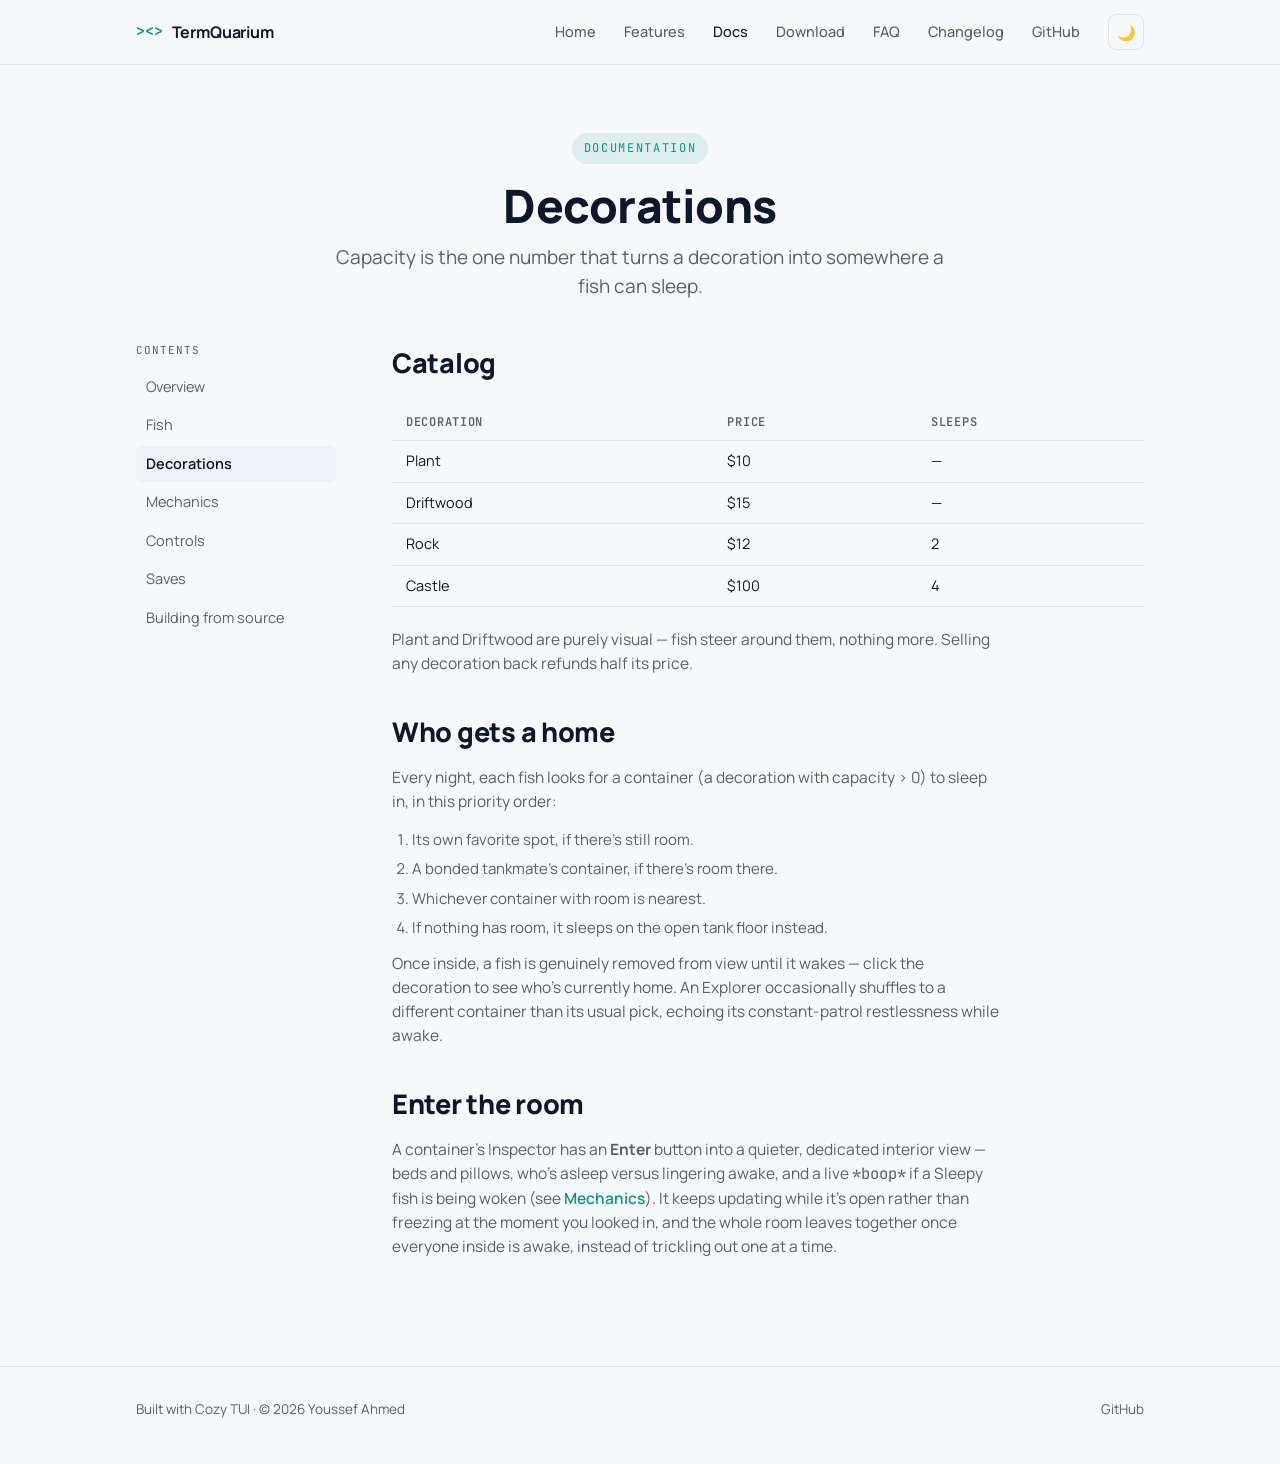
<file: website/documentation/decorations.html>
<!doctype html>
<html lang="en">
<head>
<meta charset="utf-8" />
<meta name="viewport" content="width=device-width, initial-scale=1" />
<title>Decorations — TermQuarium Docs</title>
<meta name="description" content="Reference for TermQuarium's decorations, and how container homes decide who sleeps where." />
<link rel="icon" href="data:image/svg+xml,%3Csvg xmlns='http://www.w3.org/2000/svg' viewBox='0 0 100 100'%3E%3Ctext y='.9em' font-size='90'%3E%F0%9F%90%A0%3C/text%3E%3C/svg%3E" />
<link rel="preconnect" href="https://fonts.googleapis.com" />
<link rel="preconnect" href="https://fonts.gstatic.com" crossorigin />
<link href="https://fonts.googleapis.com/css2?family=Manrope:wght@400;500;600;700;800&family=JetBrains+Mono:wght@400;500;600&display=swap" rel="stylesheet" />
<link rel="stylesheet" href="../styles.css" />
</head>
<body>

  <nav class="nav">
    <div class="wrap">
      <a class="logo" href="../index.html"><span class="glyph">&gt;&lt;&gt;</span>TermQuarium</a>
      <div class="nav-right">
        <div class="nav-links" id="navLinks">
          <a class="link" href="../index.html">Home</a>
          <a class="link" href="../features.html">Features</a>
          <a class="link" href="index.html" aria-current="page">Docs</a>
          <a class="link" href="../download.html">Download</a>
          <a class="link" href="../faq.html">FAQ</a>
          <a class="link" href="../changelog.html">Changelog</a>
          <a class="link" href="https://github.com/youssefahmed2017/TermQuarium">GitHub</a>
        </div>
        <div class="nav-actions">
          <button class="icon-btn" id="themeToggle" aria-label="Toggle day/night theme" title="Toggle day/night theme">🌙</button>
          <button class="icon-btn nav-toggle" id="navToggle" aria-label="Open menu" aria-expanded="false" aria-controls="navLinks">☰</button>
        </div>
      </div>
    </div>
  </nav>

  <header class="hero page-hero">
    <div class="wrap">
      <span class="eyebrow">Documentation</span>
      <h1>Decorations</h1>
      <p class="lede">Capacity is the one number that turns a decoration into somewhere a fish can sleep.</p>
    </div>
  </header>

  <main>
    <section class="tight">
      <div class="wrap">
        <div class="docs-shell">
          <nav class="docs-sidebar" aria-label="Documentation">
            <span class="kicker">Contents</span>
            <a href="index.html">Overview</a>
            <a href="fish.html">Fish</a>
            <a href="decorations.html" aria-current="page">Decorations</a>
            <a href="mechanics.html">Mechanics</a>
            <a href="controls.html">Controls</a>
            <a href="saves.html">Saves</a>
            <a href="building.html">Building from source</a>
          </nav>
          <div class="docs-content">

            <h2>Catalog</h2>
            <div class="docs-table-wrap">
              <table>
                <thead><tr><th>Decoration</th><th>Price</th><th>Sleeps</th></tr></thead>
                <tbody>
                  <tr><td>Plant</td><td>$10</td><td>—</td></tr>
                  <tr><td>Driftwood</td><td>$15</td><td>—</td></tr>
                  <tr><td>Rock</td><td>$12</td><td>2</td></tr>
                  <tr><td>Castle</td><td>$100</td><td>4</td></tr>
                </tbody>
              </table>
            </div>
            <p>Plant and Driftwood are purely visual — fish steer around them, nothing more. Selling any decoration back refunds half its price.</p>

            <h2>Who gets a home</h2>
            <p>Every night, each fish looks for a container (a decoration with capacity &gt; 0) to sleep in, in this priority order:</p>
            <ol>
              <li>Its own favorite spot, if there's still room.</li>
              <li>A bonded tankmate's container, if there's room there.</li>
              <li>Whichever container with room is nearest.</li>
              <li>If nothing has room, it sleeps on the open tank floor instead.</li>
            </ol>
            <p>Once inside, a fish is genuinely removed from view until it wakes — click the decoration to see who's currently home. An Explorer occasionally shuffles to a different container than its usual pick, echoing its constant-patrol restlessness while awake.</p>

            <h2>Enter the room</h2>
            <p>A container's Inspector has an <b>Enter</b> button into a quieter, dedicated interior view — beds and pillows, who's asleep versus lingering awake, and a live <span class="mono">*boop*</span> if a Sleepy fish is being woken (see <a href="mechanics.html" style="color:var(--accent);text-decoration:none;font-weight:600">Mechanics</a>). It keeps updating while it's open rather than freezing at the moment you looked in, and the whole room leaves together once everyone inside is awake, instead of trickling out one at a time.</p>

          </div>
        </div>
      </div>
    </section>
  </main>

  <footer>
    <div class="wrap">
      <span>Built with <a href="https://github.com/youssefahmed2017/cozy_tui">Cozy TUI</a> · © 2026 Youssef Ahmed</span>
      <span><a href="https://github.com/youssefahmed2017/TermQuarium">GitHub</a></span>
    </div>
  </footer>

<script src="../script.js"></script>
</body>
</html>
</file>
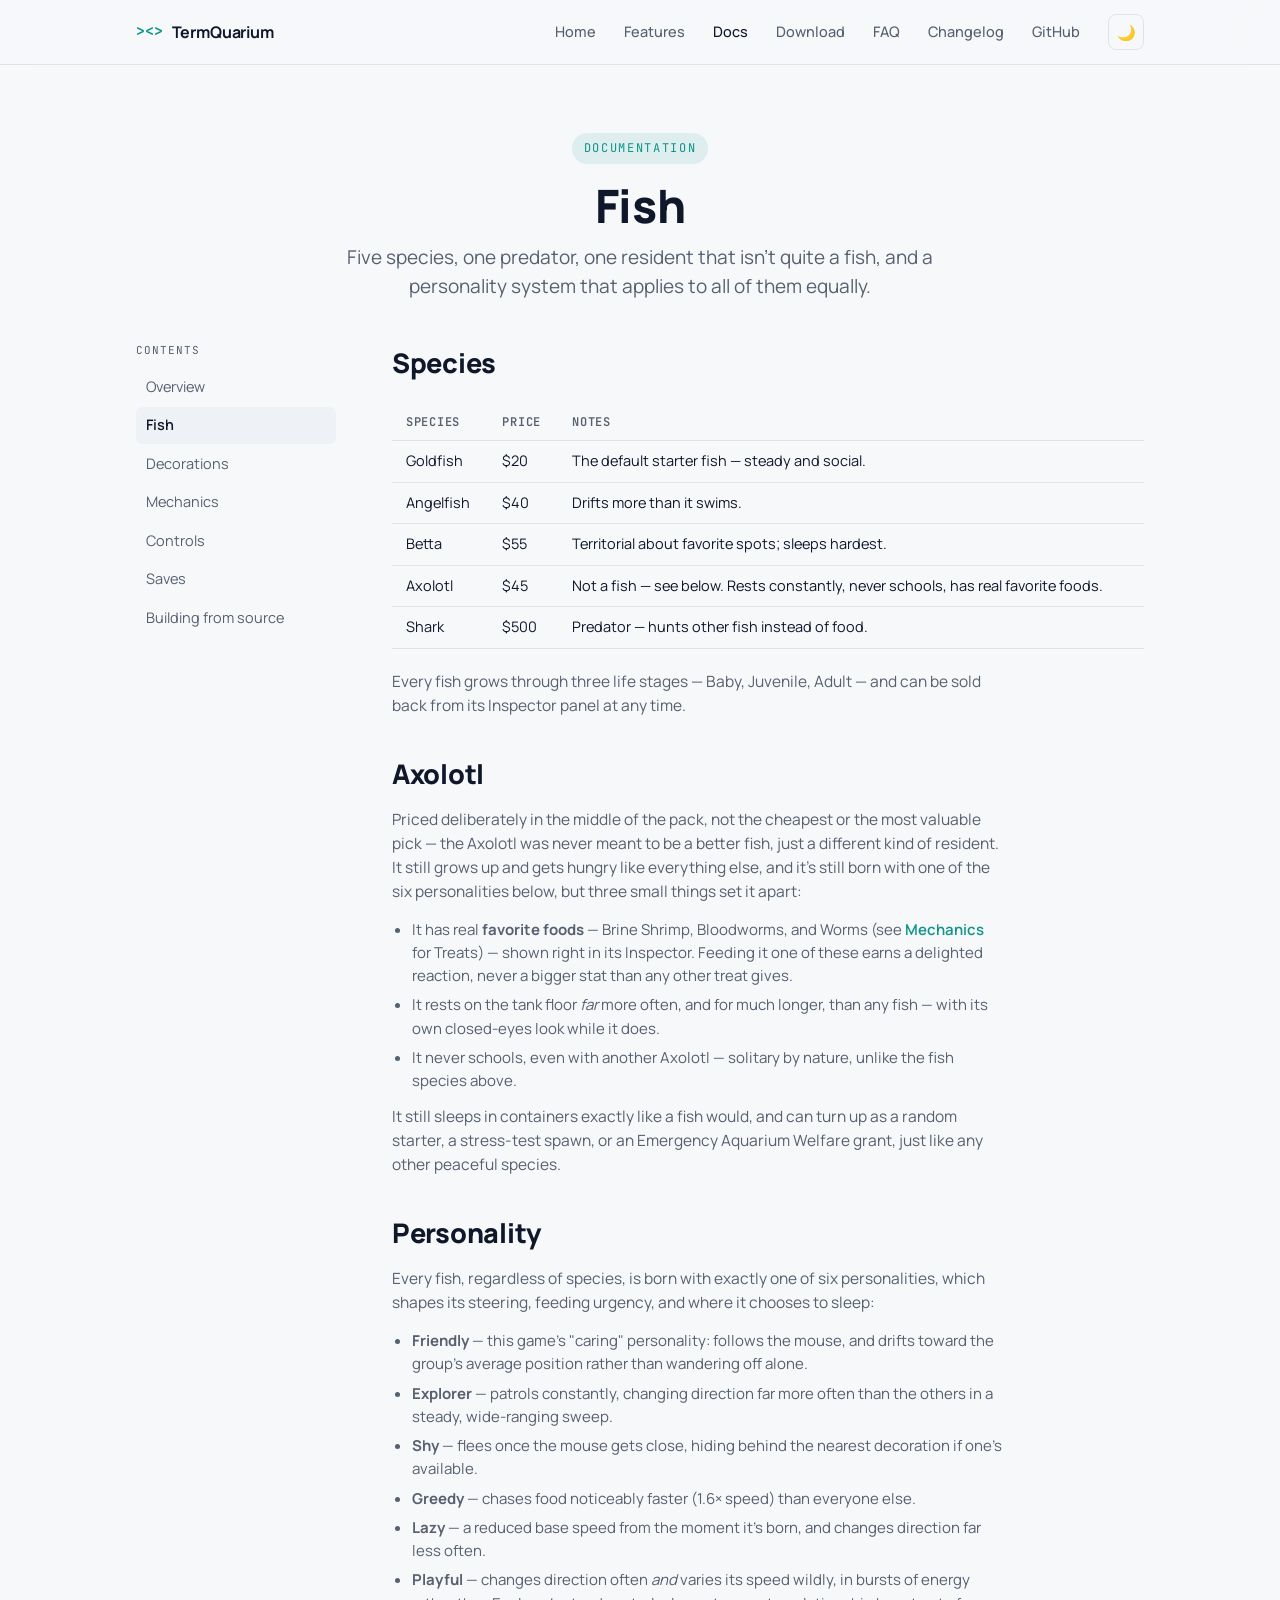
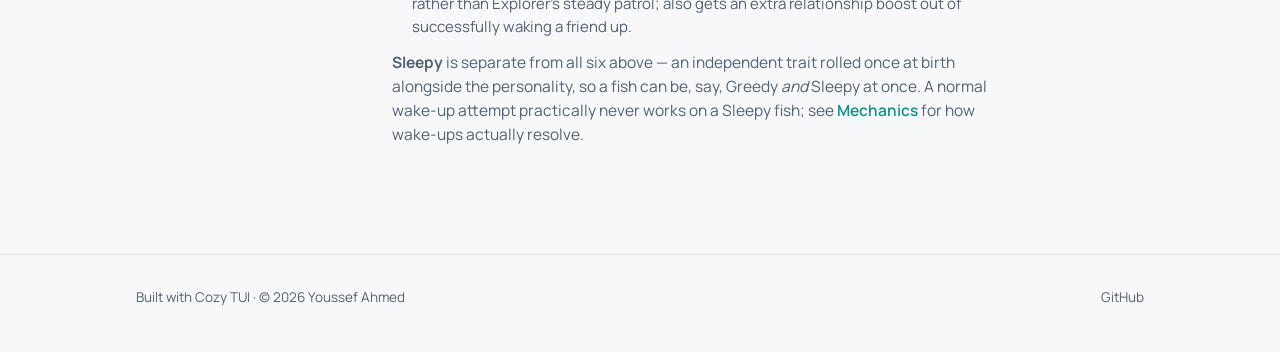
<file: website/documentation/fish.html>
<!doctype html>
<html lang="en">
<head>
<meta charset="utf-8" />
<meta name="viewport" content="width=device-width, initial-scale=1" />
<title>Fish — TermQuarium Docs</title>
<meta name="description" content="Reference for TermQuarium's five species and the personality system every fish is born with." />
<link rel="icon" href="data:image/svg+xml,%3Csvg xmlns='http://www.w3.org/2000/svg' viewBox='0 0 100 100'%3E%3Ctext y='.9em' font-size='90'%3E%F0%9F%90%A0%3C/text%3E%3C/svg%3E" />
<link rel="preconnect" href="https://fonts.googleapis.com" />
<link rel="preconnect" href="https://fonts.gstatic.com" crossorigin />
<link href="https://fonts.googleapis.com/css2?family=Manrope:wght@400;500;600;700;800&family=JetBrains+Mono:wght@400;500;600&display=swap" rel="stylesheet" />
<link rel="stylesheet" href="../styles.css" />
</head>
<body>

  <nav class="nav">
    <div class="wrap">
      <a class="logo" href="../index.html"><span class="glyph">&gt;&lt;&gt;</span>TermQuarium</a>
      <div class="nav-right">
        <div class="nav-links" id="navLinks">
          <a class="link" href="../index.html">Home</a>
          <a class="link" href="../features.html">Features</a>
          <a class="link" href="index.html" aria-current="page">Docs</a>
          <a class="link" href="../download.html">Download</a>
          <a class="link" href="../faq.html">FAQ</a>
          <a class="link" href="../changelog.html">Changelog</a>
          <a class="link" href="https://github.com/youssefahmed2017/TermQuarium">GitHub</a>
        </div>
        <div class="nav-actions">
          <button class="icon-btn" id="themeToggle" aria-label="Toggle day/night theme" title="Toggle day/night theme">🌙</button>
          <button class="icon-btn nav-toggle" id="navToggle" aria-label="Open menu" aria-expanded="false" aria-controls="navLinks">☰</button>
        </div>
      </div>
    </div>
  </nav>

  <header class="hero page-hero">
    <div class="wrap">
      <span class="eyebrow">Documentation</span>
      <h1>Fish</h1>
      <p class="lede">Five species, one predator, one resident that isn't quite a fish, and a personality system that applies to all of them equally.</p>
    </div>
  </header>

  <main>
    <section class="tight">
      <div class="wrap">
        <div class="docs-shell">
          <nav class="docs-sidebar" aria-label="Documentation">
            <span class="kicker">Contents</span>
            <a href="index.html">Overview</a>
            <a href="fish.html" aria-current="page">Fish</a>
            <a href="decorations.html">Decorations</a>
            <a href="mechanics.html">Mechanics</a>
            <a href="controls.html">Controls</a>
            <a href="saves.html">Saves</a>
            <a href="building.html">Building from source</a>
          </nav>
          <div class="docs-content">

            <h2>Species</h2>
            <div class="docs-table-wrap">
              <table>
                <thead><tr><th>Species</th><th>Price</th><th>Notes</th></tr></thead>
                <tbody>
                  <tr><td>Goldfish</td><td>$20</td><td>The default starter fish — steady and social.</td></tr>
                  <tr><td>Angelfish</td><td>$40</td><td>Drifts more than it swims.</td></tr>
                  <tr><td>Betta</td><td>$55</td><td>Territorial about favorite spots; sleeps hardest.</td></tr>
                  <tr><td>Axolotl</td><td>$45</td><td>Not a fish — see below. Rests constantly, never schools, has real favorite foods.</td></tr>
                  <tr><td>Shark</td><td>$500</td><td>Predator — hunts other fish instead of food.</td></tr>
                </tbody>
              </table>
            </div>
            <p>Every fish grows through three life stages — Baby, Juvenile, Adult — and can be sold back from its Inspector panel at any time.</p>

            <h2>Axolotl</h2>
            <p>Priced deliberately in the middle of the pack, not the cheapest or the most valuable pick — the Axolotl was never meant to be a better fish, just a different kind of resident. It still grows up and gets hungry like everything else, and it's still born with one of the six personalities below, but three small things set it apart:</p>
            <ul>
              <li>It has real <b>favorite foods</b> — Brine Shrimp, Bloodworms, and Worms (see <a href="mechanics.html" style="color:var(--accent);text-decoration:none;font-weight:600">Mechanics</a> for Treats) — shown right in its Inspector. Feeding it one of these earns a delighted reaction, never a bigger stat than any other treat gives.</li>
              <li>It rests on the tank floor <em>far</em> more often, and for much longer, than any fish — with its own closed-eyes look while it does.</li>
              <li>It never schools, even with another Axolotl — solitary by nature, unlike the fish species above.</li>
            </ul>
            <p>It still sleeps in containers exactly like a fish would, and can turn up as a random starter, a stress-test spawn, or an Emergency Aquarium Welfare grant, just like any other peaceful species.</p>

            <h2>Personality</h2>
            <p>Every fish, regardless of species, is born with exactly one of six personalities, which shapes its steering, feeding urgency, and where it chooses to sleep:</p>
            <ul>
              <li><b>Friendly</b> — this game's "caring" personality: follows the mouse, and drifts toward the group's average position rather than wandering off alone.</li>
              <li><b>Explorer</b> — patrols constantly, changing direction far more often than the others in a steady, wide-ranging sweep.</li>
              <li><b>Shy</b> — flees once the mouse gets close, hiding behind the nearest decoration if one's available.</li>
              <li><b>Greedy</b> — chases food noticeably faster (1.6× speed) than everyone else.</li>
              <li><b>Lazy</b> — a reduced base speed from the moment it's born, and changes direction far less often.</li>
              <li><b>Playful</b> — changes direction often <em>and</em> varies its speed wildly, in bursts of energy rather than Explorer's steady patrol; also gets an extra relationship boost out of successfully waking a friend up.</li>
            </ul>
            <p><b>Sleepy</b> is separate from all six above — an independent trait rolled once at birth alongside the personality, so a fish can be, say, Greedy <em>and</em> Sleepy at once. A normal wake-up attempt practically never works on a Sleepy fish; see <a href="mechanics.html" style="color:var(--accent);text-decoration:none;font-weight:600">Mechanics</a> for how wake-ups actually resolve.</p>

          </div>
        </div>
      </div>
    </section>
  </main>

  <footer>
    <div class="wrap">
      <span>Built with <a href="https://github.com/youssefahmed2017/cozy_tui">Cozy TUI</a> · © 2026 Youssef Ahmed</span>
      <span><a href="https://github.com/youssefahmed2017/TermQuarium">GitHub</a></span>
    </div>
  </footer>

<script src="../script.js"></script>
</body>
</html>
</file>
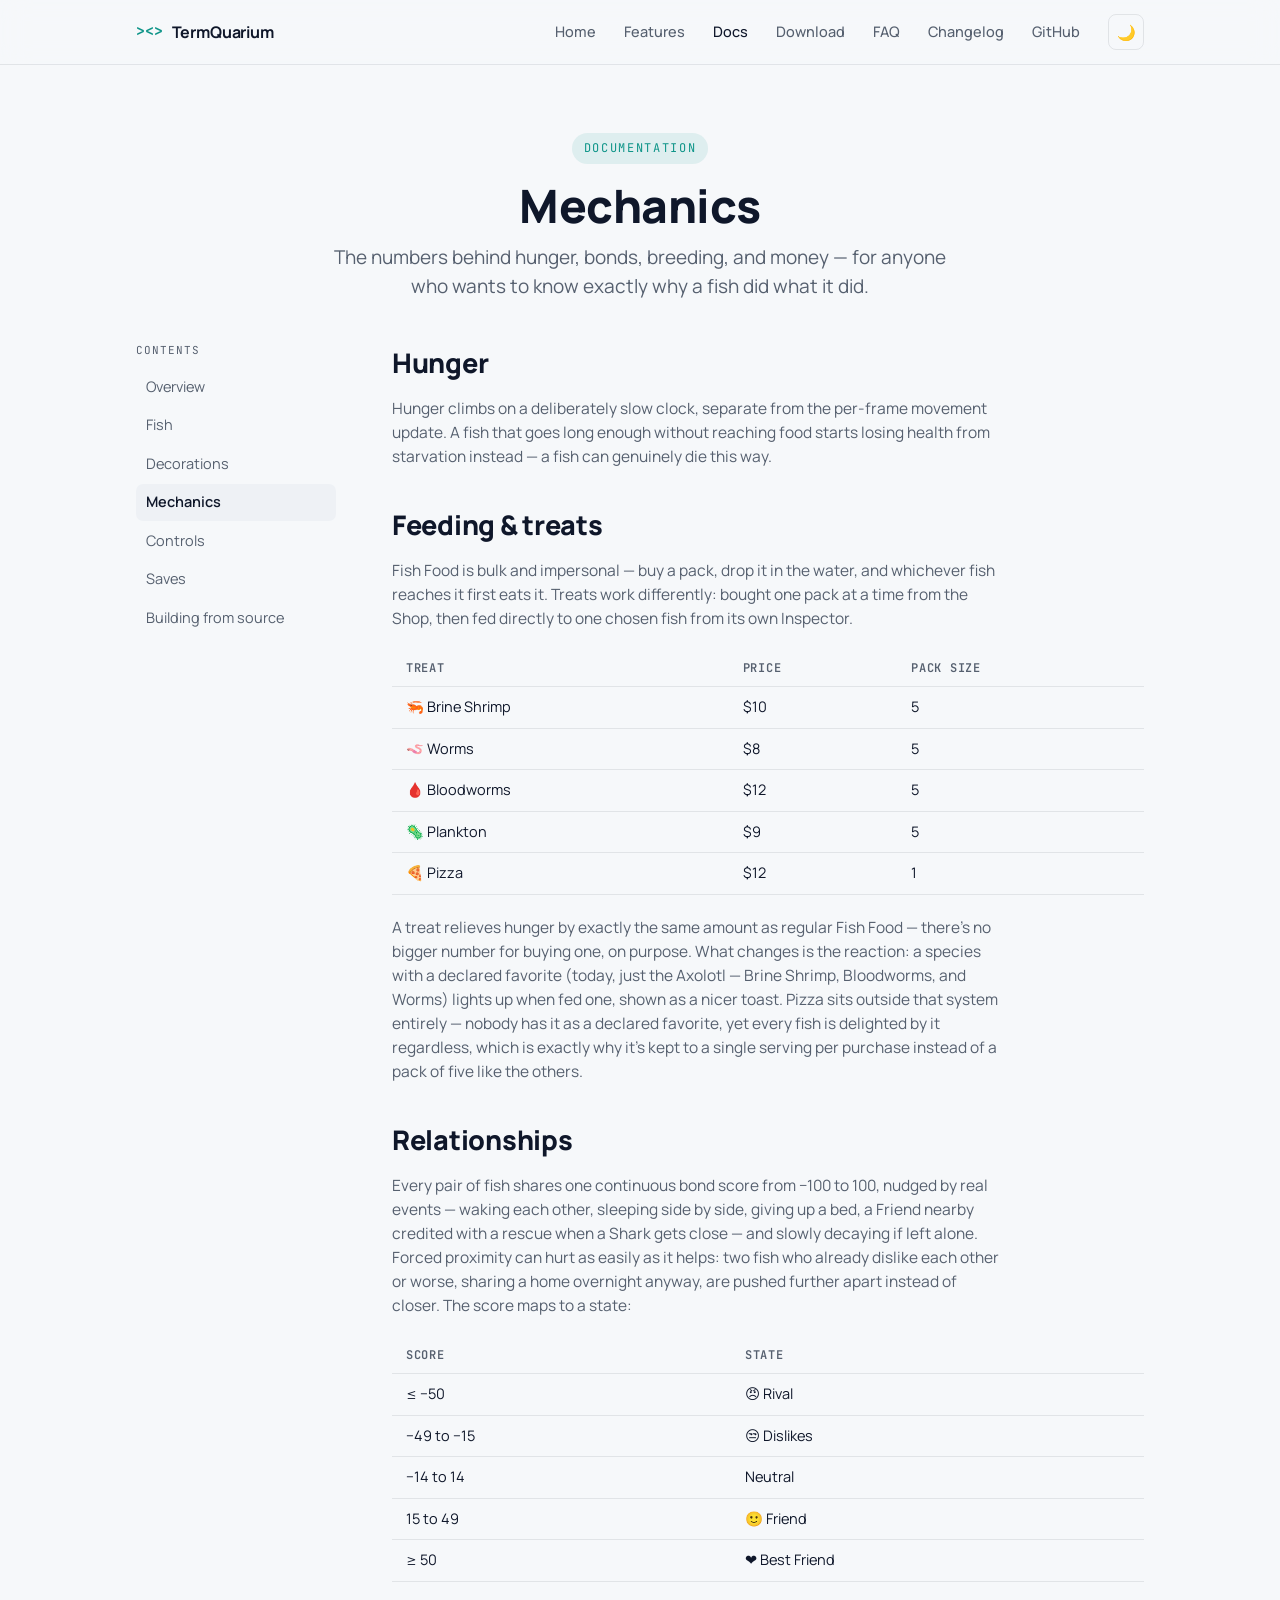
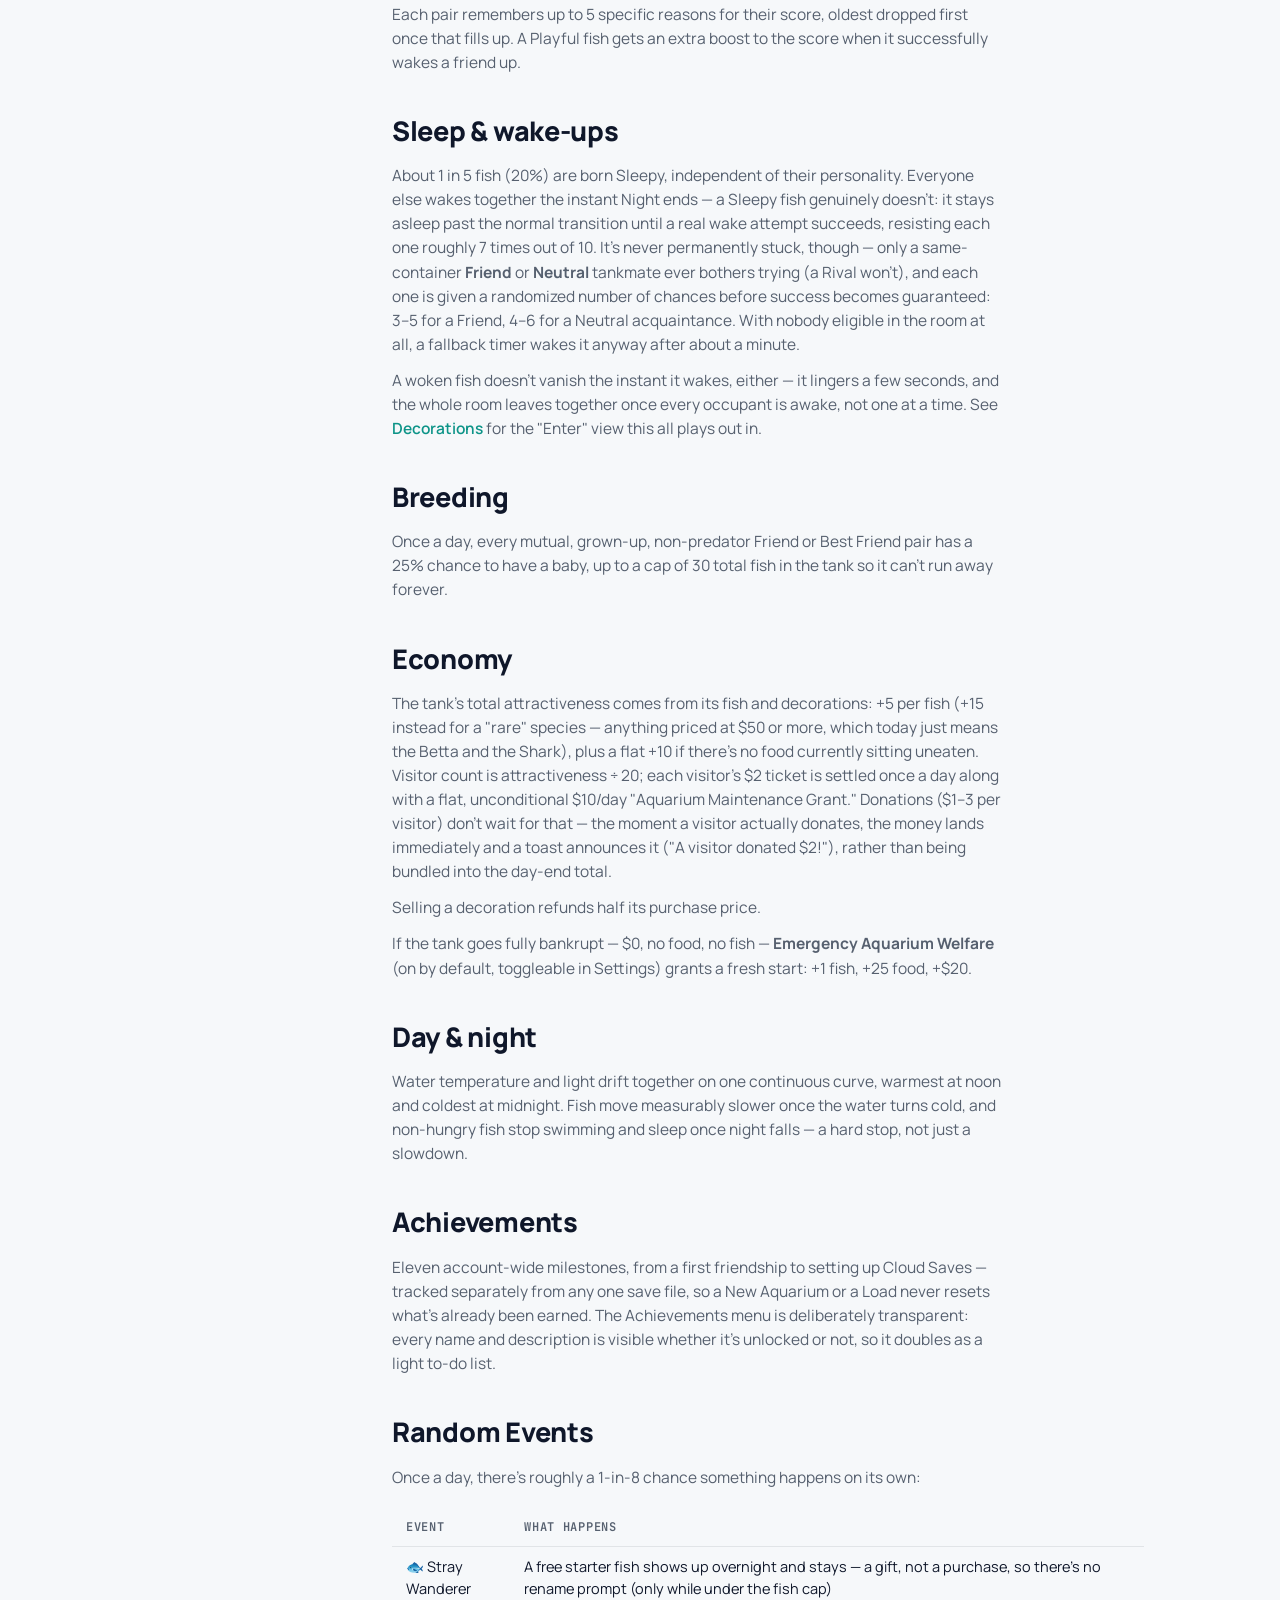
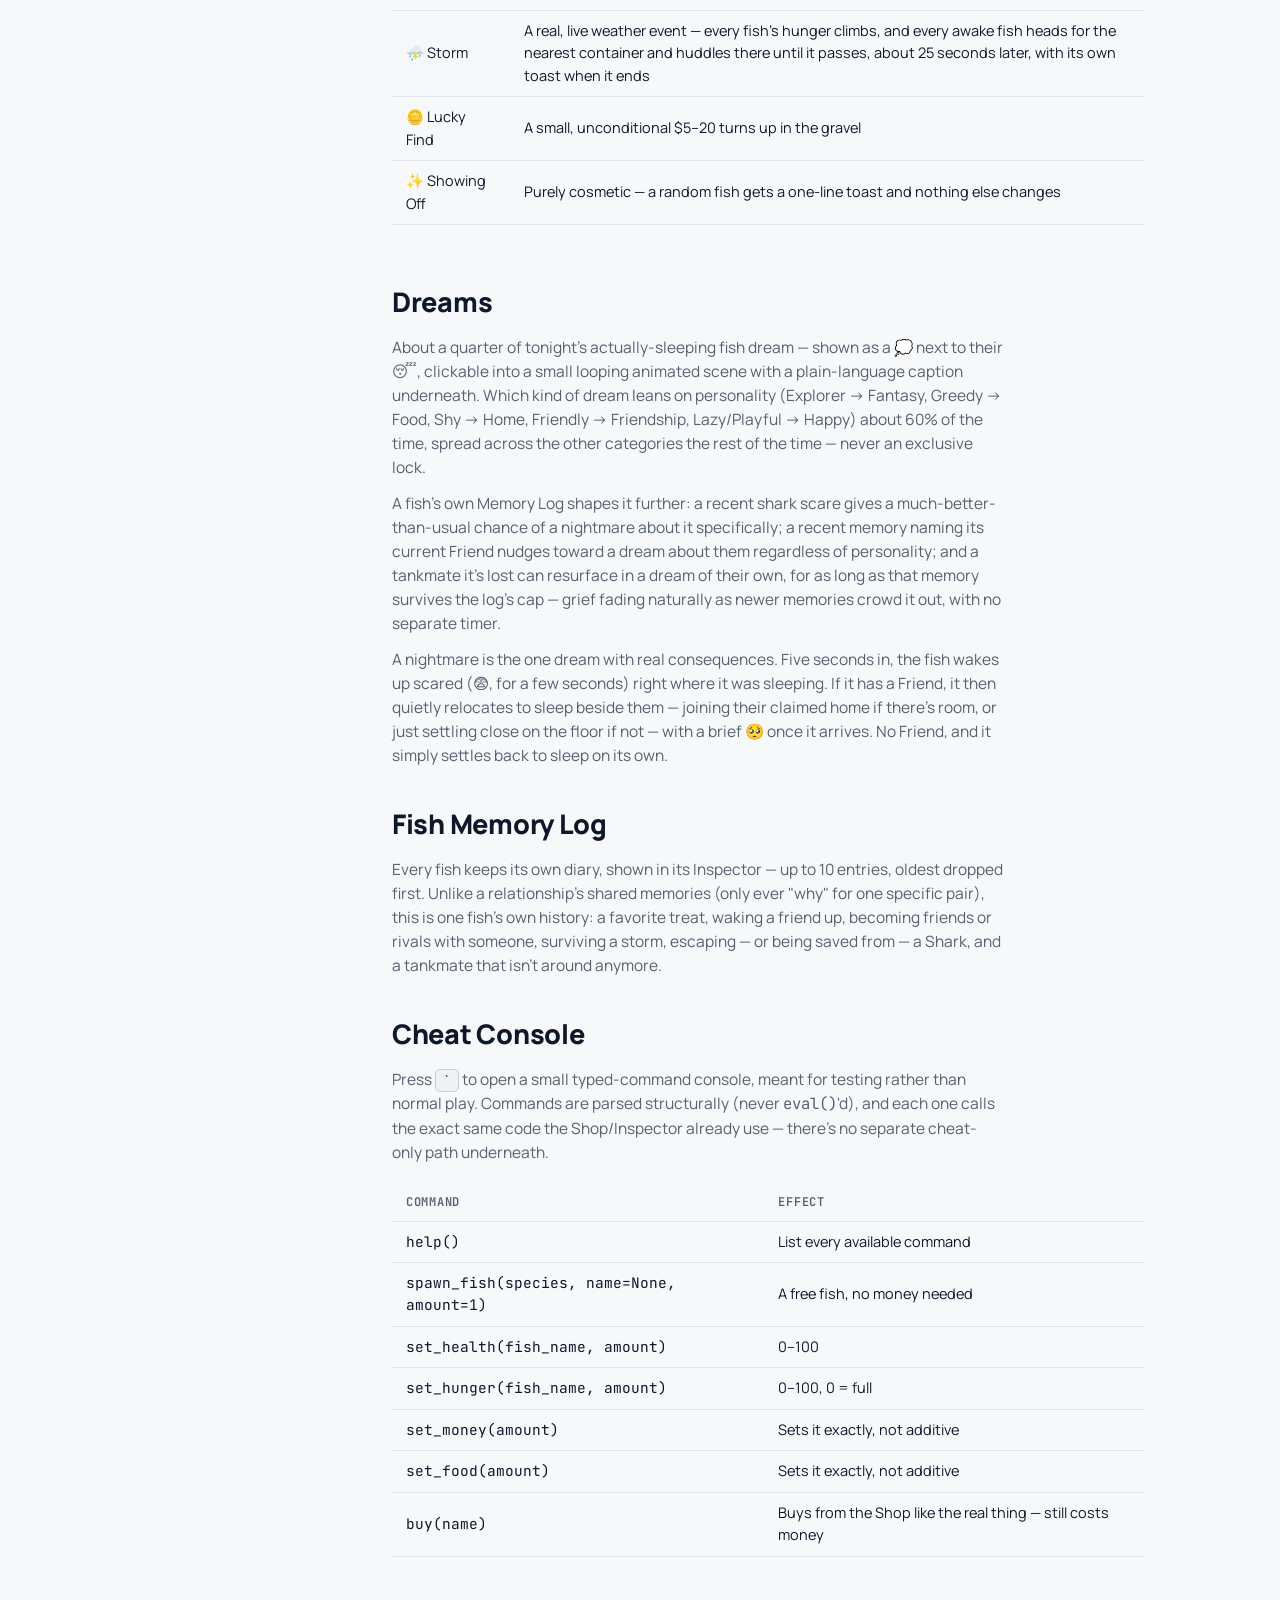
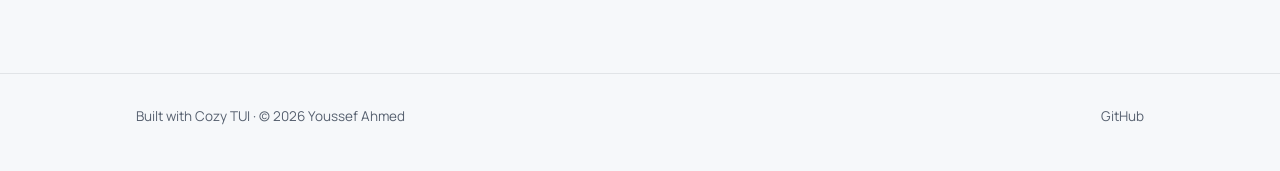
<file: website/documentation/mechanics.html>
<!doctype html>
<html lang="en">
<head>
<meta charset="utf-8" />
<meta name="viewport" content="width=device-width, initial-scale=1" />
<title>Mechanics — TermQuarium Docs</title>
<meta name="description" content="The exact numbers behind TermQuarium's hunger, feeding, relationships, breeding, economy, achievements, random events, and dreams." />
<link rel="icon" href="data:image/svg+xml,%3Csvg xmlns='http://www.w3.org/2000/svg' viewBox='0 0 100 100'%3E%3Ctext y='.9em' font-size='90'%3E%F0%9F%90%A0%3C/text%3E%3C/svg%3E" />
<link rel="preconnect" href="https://fonts.googleapis.com" />
<link rel="preconnect" href="https://fonts.gstatic.com" crossorigin />
<link href="https://fonts.googleapis.com/css2?family=Manrope:wght@400;500;600;700;800&family=JetBrains+Mono:wght@400;500;600&display=swap" rel="stylesheet" />
<link rel="stylesheet" href="../styles.css" />
</head>
<body>

  <nav class="nav">
    <div class="wrap">
      <a class="logo" href="../index.html"><span class="glyph">&gt;&lt;&gt;</span>TermQuarium</a>
      <div class="nav-right">
        <div class="nav-links" id="navLinks">
          <a class="link" href="../index.html">Home</a>
          <a class="link" href="../features.html">Features</a>
          <a class="link" href="index.html" aria-current="page">Docs</a>
          <a class="link" href="../download.html">Download</a>
          <a class="link" href="../faq.html">FAQ</a>
          <a class="link" href="../changelog.html">Changelog</a>
          <a class="link" href="https://github.com/youssefahmed2017/TermQuarium">GitHub</a>
        </div>
        <div class="nav-actions">
          <button class="icon-btn" id="themeToggle" aria-label="Toggle day/night theme" title="Toggle day/night theme">🌙</button>
          <button class="icon-btn nav-toggle" id="navToggle" aria-label="Open menu" aria-expanded="false" aria-controls="navLinks">☰</button>
        </div>
      </div>
    </div>
  </nav>

  <header class="hero page-hero">
    <div class="wrap">
      <span class="eyebrow">Documentation</span>
      <h1>Mechanics</h1>
      <p class="lede">The numbers behind hunger, bonds, breeding, and money — for anyone who wants to know exactly why a fish did what it did.</p>
    </div>
  </header>

  <main>
    <section class="tight">
      <div class="wrap">
        <div class="docs-shell">
          <nav class="docs-sidebar" aria-label="Documentation">
            <span class="kicker">Contents</span>
            <a href="index.html">Overview</a>
            <a href="fish.html">Fish</a>
            <a href="decorations.html">Decorations</a>
            <a href="mechanics.html" aria-current="page">Mechanics</a>
            <a href="controls.html">Controls</a>
            <a href="saves.html">Saves</a>
            <a href="building.html">Building from source</a>
          </nav>
          <div class="docs-content">

            <h2>Hunger</h2>
            <p>Hunger climbs on a deliberately slow clock, separate from the per-frame movement update. A fish that goes long enough without reaching food starts losing health from starvation instead — a fish can genuinely die this way.</p>

            <h2>Feeding &amp; treats</h2>
            <p>Fish Food is bulk and impersonal — buy a pack, drop it in the water, and whichever fish reaches it first eats it. Treats work differently: bought one pack at a time from the Shop, then fed directly to one chosen fish from its own Inspector.</p>
            <div class="docs-table-wrap">
              <table>
                <thead><tr><th>Treat</th><th>Price</th><th>Pack size</th></tr></thead>
                <tbody>
                  <tr><td>🦐 Brine Shrimp</td><td>$10</td><td>5</td></tr>
                  <tr><td>🪱 Worms</td><td>$8</td><td>5</td></tr>
                  <tr><td>🩸 Bloodworms</td><td>$12</td><td>5</td></tr>
                  <tr><td>🦠 Plankton</td><td>$9</td><td>5</td></tr>
                  <tr><td>🍕 Pizza</td><td>$12</td><td>1</td></tr>
                </tbody>
              </table>
            </div>
            <p>A treat relieves hunger by exactly the same amount as regular Fish Food — there's no bigger number for buying one, on purpose. What changes is the reaction: a species with a declared favorite (today, just the Axolotl — Brine Shrimp, Bloodworms, and Worms) lights up when fed one, shown as a nicer toast. Pizza sits outside that system entirely — nobody has it as a declared favorite, yet every fish is delighted by it regardless, which is exactly why it's kept to a single serving per purchase instead of a pack of five like the others.</p>

            <h2>Relationships</h2>
            <p>Every pair of fish shares one continuous bond score from &minus;100 to 100, nudged by real events — waking each other, sleeping side by side, giving up a bed, a Friend nearby credited with a rescue when a Shark gets close — and slowly decaying if left alone. Forced proximity can hurt as easily as it helps: two fish who already dislike each other or worse, sharing a home overnight anyway, are pushed further apart instead of closer. The score maps to a state:</p>
            <div class="docs-table-wrap">
              <table>
                <thead><tr><th>Score</th><th>State</th></tr></thead>
                <tbody>
                  <tr><td>&le; &minus;50</td><td>😠 Rival</td></tr>
                  <tr><td>&minus;49 to &minus;15</td><td>😒 Dislikes</td></tr>
                  <tr><td>&minus;14 to 14</td><td>Neutral</td></tr>
                  <tr><td>15 to 49</td><td>🙂 Friend</td></tr>
                  <tr><td>&ge; 50</td><td>❤️ Best Friend</td></tr>
                </tbody>
              </table>
            </div>
            <p>Each pair remembers up to 5 specific reasons for their score, oldest dropped first once that fills up. A Playful fish gets an extra boost to the score when it successfully wakes a friend up.</p>

            <h2>Sleep &amp; wake-ups</h2>
            <p>About 1 in 5 fish (20%) are born Sleepy, independent of their personality. Everyone else wakes together the instant Night ends — a Sleepy fish genuinely doesn't: it stays asleep past the normal transition until a real wake attempt succeeds, resisting each one roughly 7 times out of 10. It's never permanently stuck, though — only a same-container <b>Friend</b> or <b>Neutral</b> tankmate ever bothers trying (a Rival won't), and each one is given a randomized number of chances before success becomes guaranteed: 3&ndash;5 for a Friend, 4&ndash;6 for a Neutral acquaintance. With nobody eligible in the room at all, a fallback timer wakes it anyway after about a minute.</p>
            <p>A woken fish doesn't vanish the instant it wakes, either — it lingers a few seconds, and the whole room leaves together once every occupant is awake, not one at a time. See <a href="decorations.html" style="color:var(--accent);text-decoration:none;font-weight:600">Decorations</a> for the "Enter" view this all plays out in.</p>

            <h2>Breeding</h2>
            <p>Once a day, every mutual, grown-up, non-predator Friend or Best Friend pair has a 25% chance to have a baby, up to a cap of 30 total fish in the tank so it can't run away forever.</p>

            <h2>Economy</h2>
            <p>The tank's total attractiveness comes from its fish and decorations: +5 per fish (+15 instead for a "rare" species — anything priced at $50 or more, which today just means the Betta and the Shark), plus a flat +10 if there's no food currently sitting uneaten. Visitor count is attractiveness &divide; 20; each visitor's $2 ticket is settled once a day along with a flat, unconditional $10/day "Aquarium Maintenance Grant." Donations ($1&ndash;3 per visitor) don't wait for that — the moment a visitor actually donates, the money lands immediately and a toast announces it ("A visitor donated $2!"), rather than being bundled into the day-end total.</p>
            <p>Selling a decoration refunds half its purchase price.</p>
            <p>If the tank goes fully bankrupt — $0, no food, no fish — <b>Emergency Aquarium Welfare</b> (on by default, toggleable in Settings) grants a fresh start: +1 fish, +25 food, +$20.</p>

            <h2>Day &amp; night</h2>
            <p>Water temperature and light drift together on one continuous curve, warmest at noon and coldest at midnight. Fish move measurably slower once the water turns cold, and non-hungry fish stop swimming and sleep once night falls — a hard stop, not just a slowdown.</p>

            <h2>Achievements</h2>
            <p>Eleven account-wide milestones, from a first friendship to setting up Cloud Saves — tracked separately from any one save file, so a New Aquarium or a Load never resets what's already been earned. The Achievements menu is deliberately transparent: every name and description is visible whether it's unlocked or not, so it doubles as a light to-do list.</p>

            <h2>Random Events</h2>
            <p>Once a day, there's roughly a 1-in-8 chance something happens on its own:</p>
            <div class="docs-table-wrap">
              <table>
                <thead><tr><th>Event</th><th>What happens</th></tr></thead>
                <tbody>
                  <tr><td>🐟 Stray Wanderer</td><td>A free starter fish shows up overnight and stays — a gift, not a purchase, so there's no rename prompt (only while under the fish cap)</td></tr>
                  <tr><td>⛈️ Storm</td><td>A real, live weather event — every fish's hunger climbs, and every awake fish heads for the nearest container and huddles there until it passes, about 25 seconds later, with its own toast when it ends</td></tr>
                  <tr><td>🪙 Lucky Find</td><td>A small, unconditional $5&ndash;20 turns up in the gravel</td></tr>
                  <tr><td>✨ Showing Off</td><td>Purely cosmetic — a random fish gets a one-line toast and nothing else changes</td></tr>
                </tbody>
              </table>
            </div>

            <h2>Dreams</h2>
            <p>About a quarter of tonight's actually-sleeping fish dream — shown as a 💭 next to their 😴, clickable into a small looping animated scene with a plain-language caption underneath. Which kind of dream leans on personality (Explorer &rarr; Fantasy, Greedy &rarr; Food, Shy &rarr; Home, Friendly &rarr; Friendship, Lazy/Playful &rarr; Happy) about 60% of the time, spread across the other categories the rest of the time — never an exclusive lock.</p>
            <p>A fish's own Memory Log shapes it further: a recent shark scare gives a much-better-than-usual chance of a nightmare about it specifically; a recent memory naming its current Friend nudges toward a dream about them regardless of personality; and a tankmate it's lost can resurface in a dream of their own, for as long as that memory survives the log's cap — grief fading naturally as newer memories crowd it out, with no separate timer.</p>
            <p>A nightmare is the one dream with real consequences. Five seconds in, the fish wakes up scared (😨, for a few seconds) right where it was sleeping. If it has a Friend, it then quietly relocates to sleep beside them — joining their claimed home if there's room, or just settling close on the floor if not — with a brief 🥺 once it arrives. No Friend, and it simply settles back to sleep on its own.</p>

            <h2>Fish Memory Log</h2>
            <p>Every fish keeps its own diary, shown in its Inspector — up to 10 entries, oldest dropped first. Unlike a relationship's shared memories (only ever "why" for one specific pair), this is one fish's own history: a favorite treat, waking a friend up, becoming friends or rivals with someone, surviving a storm, escaping — or being saved from — a Shark, and a tankmate that isn't around anymore.</p>

            <h2>Cheat Console</h2>
            <p>Press <kbd>&#96;</kbd> to open a small typed-command console, meant for testing rather than normal play. Commands are parsed structurally (never <code class="mono">eval()</code>'d), and each one calls the exact same code the Shop/Inspector already use — there's no separate cheat-only path underneath.</p>
            <div class="docs-table-wrap">
              <table>
                <thead><tr><th>Command</th><th>Effect</th></tr></thead>
                <tbody>
                  <tr><td class="mono">help()</td><td>List every available command</td></tr>
                  <tr><td class="mono">spawn_fish(species, name=None, amount=1)</td><td>A free fish, no money needed</td></tr>
                  <tr><td class="mono">set_health(fish_name, amount)</td><td>0&ndash;100</td></tr>
                  <tr><td class="mono">set_hunger(fish_name, amount)</td><td>0&ndash;100, 0 = full</td></tr>
                  <tr><td class="mono">set_money(amount)</td><td>Sets it exactly, not additive</td></tr>
                  <tr><td class="mono">set_food(amount)</td><td>Sets it exactly, not additive</td></tr>
                  <tr><td class="mono">buy(name)</td><td>Buys from the Shop like the real thing — still costs money</td></tr>
                </tbody>
              </table>
            </div>

          </div>
        </div>
      </div>
    </section>
  </main>

  <footer>
    <div class="wrap">
      <span>Built with <a href="https://github.com/youssefahmed2017/cozy_tui">Cozy TUI</a> · © 2026 Youssef Ahmed</span>
      <span><a href="https://github.com/youssefahmed2017/TermQuarium">GitHub</a></span>
    </div>
  </footer>

<script src="../script.js"></script>
</body>
</html>
</file>
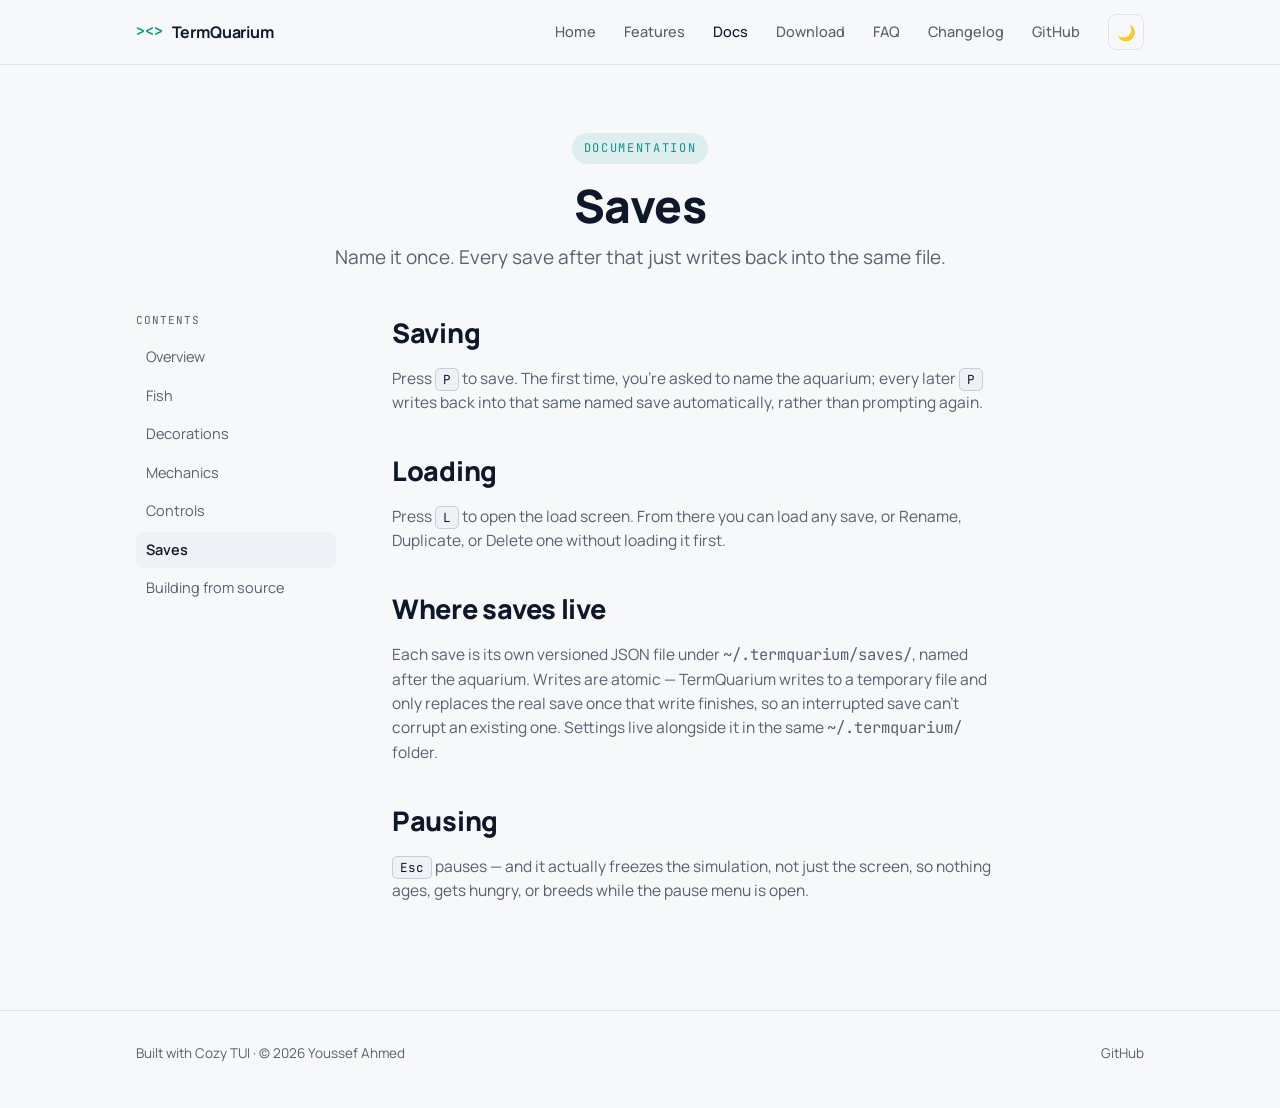
<file: website/documentation/saves.html>
<!doctype html>
<html lang="en">
<head>
<meta charset="utf-8" />
<meta name="viewport" content="width=device-width, initial-scale=1" />
<title>Saves — TermQuarium Docs</title>
<meta name="description" content="How TermQuarium's named saves, load screen, and save files behave." />
<link rel="icon" href="data:image/svg+xml,%3Csvg xmlns='http://www.w3.org/2000/svg' viewBox='0 0 100 100'%3E%3Ctext y='.9em' font-size='90'%3E%F0%9F%90%A0%3C/text%3E%3C/svg%3E" />
<link rel="preconnect" href="https://fonts.googleapis.com" />
<link rel="preconnect" href="https://fonts.gstatic.com" crossorigin />
<link href="https://fonts.googleapis.com/css2?family=Manrope:wght@400;500;600;700;800&family=JetBrains+Mono:wght@400;500;600&display=swap" rel="stylesheet" />
<link rel="stylesheet" href="../styles.css" />
</head>
<body>

  <nav class="nav">
    <div class="wrap">
      <a class="logo" href="../index.html"><span class="glyph">&gt;&lt;&gt;</span>TermQuarium</a>
      <div class="nav-right">
        <div class="nav-links" id="navLinks">
          <a class="link" href="../index.html">Home</a>
          <a class="link" href="../features.html">Features</a>
          <a class="link" href="index.html" aria-current="page">Docs</a>
          <a class="link" href="../download.html">Download</a>
          <a class="link" href="../faq.html">FAQ</a>
          <a class="link" href="../changelog.html">Changelog</a>
          <a class="link" href="https://github.com/youssefahmed2017/TermQuarium">GitHub</a>
        </div>
        <div class="nav-actions">
          <button class="icon-btn" id="themeToggle" aria-label="Toggle day/night theme" title="Toggle day/night theme">🌙</button>
          <button class="icon-btn nav-toggle" id="navToggle" aria-label="Open menu" aria-expanded="false" aria-controls="navLinks">☰</button>
        </div>
      </div>
    </div>
  </nav>

  <header class="hero page-hero">
    <div class="wrap">
      <span class="eyebrow">Documentation</span>
      <h1>Saves</h1>
      <p class="lede">Name it once. Every save after that just writes back into the same file.</p>
    </div>
  </header>

  <main>
    <section class="tight">
      <div class="wrap">
        <div class="docs-shell">
          <nav class="docs-sidebar" aria-label="Documentation">
            <span class="kicker">Contents</span>
            <a href="index.html">Overview</a>
            <a href="fish.html">Fish</a>
            <a href="decorations.html">Decorations</a>
            <a href="mechanics.html">Mechanics</a>
            <a href="controls.html">Controls</a>
            <a href="saves.html" aria-current="page">Saves</a>
            <a href="building.html">Building from source</a>
          </nav>
          <div class="docs-content">

            <h2>Saving</h2>
            <p>Press <kbd>P</kbd> to save. The first time, you're asked to name the aquarium; every later <kbd>P</kbd> writes back into that same named save automatically, rather than prompting again.</p>

            <h2>Loading</h2>
            <p>Press <kbd>L</kbd> to open the load screen. From there you can load any save, or Rename, Duplicate, or Delete one without loading it first.</p>

            <h2>Where saves live</h2>
            <p>Each save is its own versioned JSON file under <code class="mono">~/.termquarium/saves/</code>, named after the aquarium. Writes are atomic — TermQuarium writes to a temporary file and only replaces the real save once that write finishes, so an interrupted save can't corrupt an existing one. Settings live alongside it in the same <code class="mono">~/.termquarium/</code> folder.</p>

            <h2>Pausing</h2>
            <p><kbd>Esc</kbd> pauses — and it actually freezes the simulation, not just the screen, so nothing ages, gets hungry, or breeds while the pause menu is open.</p>

          </div>
        </div>
      </div>
    </section>
  </main>

  <footer>
    <div class="wrap">
      <span>Built with <a href="https://github.com/youssefahmed2017/cozy_tui">Cozy TUI</a> · © 2026 Youssef Ahmed</span>
      <span><a href="https://github.com/youssefahmed2017/TermQuarium">GitHub</a></span>
    </div>
  </footer>

<script src="../script.js"></script>
</body>
</html>
</file>
<file: website/styles.css>
:root {
  --bg: #0a0e14;
  --surface: #11161f;
  --surface-2: #171d29;
  --border: rgba(148, 163, 184, 0.13);
  --border-strong: rgba(148, 163, 184, 0.24);
  --ink: #eef2f6;
  --ink-muted: #7c8798;
  --accent: #2dd4bf;
  --accent-ink: #04211d;
  --accent-soft: rgba(45, 212, 191, 0.14);
  --amber: #f5a623;
  --glow: rgba(45, 212, 191, 0.22);
}
@media (prefers-color-scheme: light) {
  :root {
    --bg: #f6f8fa;
    --surface: #ffffff;
    --surface-2: #eef1f5;
    --border: rgba(15, 23, 42, 0.09);
    --border-strong: rgba(15, 23, 42, 0.16);
    --ink: #0f172a;
    --ink-muted: #56606f;
    --accent: #0d9488;
    --accent-ink: #f0fdfa;
    --accent-soft: rgba(13, 148, 136, 0.1);
    --glow: rgba(13, 148, 136, 0.16);
  }
}
:root[data-theme="dark"] {
  --bg: #0a0e14; --surface: #11161f; --surface-2: #171d29;
  --border: rgba(148, 163, 184, 0.13); --border-strong: rgba(148, 163, 184, 0.24);
  --ink: #eef2f6; --ink-muted: #7c8798;
  --accent: #2dd4bf; --accent-ink: #04211d; --accent-soft: rgba(45, 212, 191, 0.14);
  --glow: rgba(45, 212, 191, 0.22);
}
:root[data-theme="light"] {
  --bg: #f6f8fa; --surface: #ffffff; --surface-2: #eef1f5;
  --border: rgba(15, 23, 42, 0.09); --border-strong: rgba(15, 23, 42, 0.16);
  --ink: #0f172a; --ink-muted: #56606f;
  --accent: #0d9488; --accent-ink: #f0fdfa; --accent-soft: rgba(13, 148, 136, 0.1);
  --glow: rgba(13, 148, 136, 0.16);
}

* { box-sizing: border-box; }
html { color-scheme: dark light; scroll-behavior: smooth; }
body {
  margin: 0;
  background: var(--bg);
  color: var(--ink);
  font-family: "Manrope", system-ui, sans-serif;
  font-size: 16px;
  line-height: 1.55;
  -webkit-font-smoothing: antialiased;
  transition: background 0.25s ease, color 0.25s ease;
  overflow-x: hidden;
}
.mono { font-family: "JetBrains Mono", ui-monospace, Menlo, Consolas, monospace; }
h1, h2, h3 { text-wrap: balance; margin: 0; letter-spacing: -0.01em; }
p { margin: 0; }
a { color: inherit; }
::selection { background: var(--accent); color: var(--accent-ink); }
:focus-visible { outline: 2px solid var(--accent); outline-offset: 3px; border-radius: 2px; }

.wrap { max-width: 1120px; margin: 0 auto; padding: 0 clamp(20px, 5vw, 56px); }

/* ---------------------------- nav ---------------------------- */
.nav {
  position: sticky; top: 0; z-index: 20;
  background: color-mix(in srgb, var(--bg) 82%, transparent);
  backdrop-filter: blur(14px);
  border-bottom: 1px solid var(--border);
}
.nav .wrap { display: flex; align-items: center; justify-content: space-between; height: 64px; position: relative; }
.logo { display: flex; align-items: center; gap: 9px; font-weight: 700; font-size: 16px; letter-spacing: -0.01em; text-decoration: none; color: var(--ink); }
.logo .glyph { font-family: "JetBrains Mono", monospace; color: var(--accent); font-size: 15px; }
.nav-right { display: flex; align-items: center; gap: clamp(16px, 2.6vw, 28px); }
.nav-links { display: flex; align-items: center; gap: clamp(16px, 2.6vw, 28px); font-size: 14.5px; }
.nav-links a.link { text-decoration: none; color: var(--ink-muted); font-weight: 500; white-space: nowrap; }
.nav-links a.link:hover, .nav-links a.link[aria-current="page"] { color: var(--ink); }
.nav-actions { display: flex; align-items: center; gap: 10px; flex: none; }
.icon-btn {
  font-family: inherit; background: none; border: 1px solid var(--border);
  color: var(--ink); border-radius: 8px; width: 36px; height: 36px;
  display: grid; place-items: center; cursor: pointer; font-size: 15px; flex: none;
}
.icon-btn:hover { border-color: var(--border-strong); }
.nav-toggle { display: none; font-size: 17px; }
.btn {
  font-family: "Manrope", sans-serif; font-weight: 700; font-size: 14.5px;
  text-decoration: none; padding: 10px 18px; border-radius: 8px;
  display: inline-flex; align-items: center; gap: 8px; border: 1px solid transparent;
  transition: transform 0.15s ease, filter 0.15s ease, border-color 0.15s ease;
}
.btn-primary { background: var(--accent); color: var(--accent-ink); }
.btn-primary:hover { filter: brightness(1.08); transform: translateY(-1px); }
.btn-ghost { border-color: var(--border-strong); color: var(--ink); }
.btn-ghost:hover { border-color: var(--accent); color: var(--accent); }

/* ---------------------------- hero ---------------------------- */
.hero { padding: clamp(64px, 10vw, 120px) 0 clamp(48px, 7vw, 84px); text-align: center; }
.hero.page-hero { padding: clamp(44px, 6vw, 68px) 0 clamp(28px, 4vw, 40px); }
.eyebrow {
  font-family: "JetBrains Mono", monospace; text-transform: uppercase; letter-spacing: 0.14em;
  font-size: 12px; color: var(--accent); margin-bottom: 18px; display: inline-flex;
  align-items: center; gap: 8px; background: var(--accent-soft); padding: 6px 12px; border-radius: 999px;
}
.hero h1 {
  font-size: clamp(38px, 6.4vw, 68px); font-weight: 800; line-height: 1.03;
  max-width: 18ch; margin: 0 auto 20px;
}
.hero.page-hero h1 { font-size: clamp(30px, 4.4vw, 46px); max-width: 22ch; margin-bottom: 14px; }
.hero h1 .accent-text { color: var(--accent); }
.hero p.lede { font-size: clamp(16px, 2vw, 19px); color: var(--ink-muted); max-width: 52ch; margin: 0 auto 34px; }
.hero.page-hero p.lede { margin-bottom: 0; }
.cta-row { display: flex; flex-wrap: wrap; gap: 14px; justify-content: center; margin-bottom: clamp(48px, 8vw, 76px); }
.cta-row .btn { padding: 13px 24px; font-size: 15px; }

/* ---- terminal-chrome panel, reused for code/shell snippets ---- */
.plate-frame {
  position: relative;
  background: var(--surface);
  border: 1px solid var(--border-strong);
  border-radius: 14px;
  box-shadow: 0 40px 80px -30px rgba(0, 0, 0, 0.55);
  overflow: hidden;
  text-align: left;
  max-width: 860px;
  margin: 0 auto;
}
.plate-titlebar {
  display: flex; align-items: center; gap: 10px; padding: 11px 18px;
  border-bottom: 1px solid var(--border); background: var(--surface-2);
}
.plate-titlebar .tab {
  font-family: "JetBrains Mono", monospace; font-size: 12px; color: var(--ink-muted);
  display: flex; align-items: center; gap: 7px;
}
.plate-titlebar .tab .led { width: 6px; height: 6px; border-radius: 50%; background: var(--accent); box-shadow: 0 0 6px var(--glow); }
.plate-titlebar .status { margin-left: auto; font-family: "JetBrains Mono", monospace; font-size: 11.5px; color: var(--ink-muted); }
.tank {
  font-family: "JetBrains Mono", monospace; font-size: 13px; line-height: 1.55;
  padding: 20px 22px 22px; color: #b9c4d6; overflow-x: auto; white-space: pre;
  position: relative; min-height: 240px;
}
.plant { color: #57a869; }
.rock { color: #6b7385; }
.castle-roof { color: #d3a24a; }
.goldfish { color: #ecc24c; }
.angelfish { color: var(--accent); }
.betta { color: #e2685f; }

/* ---------------------------- sections ---------------------------- */
section { padding: clamp(56px, 8vw, 96px) 0; }
section.tight { padding-top: 0; }
.section-head { max-width: 56ch; margin-bottom: clamp(32px, 5vw, 52px); }
.section-head .eyebrow { background: none; padding: 0; }
.section-head h2 { font-size: clamp(26px, 3.2vw, 34px); font-weight: 800; margin-top: 10px; }
.section-head p { color: var(--ink-muted); margin-top: 10px; font-size: 15.5px; }

/* ---- feature rows ---- */
.feature-list { display: grid; gap: 0; }
.feature {
  display: grid; grid-template-columns: 160px 1fr; gap: 28px;
  padding: 26px 0; border-top: 1px solid var(--border);
}
.feature:last-child { border-bottom: 1px solid var(--border); }
.feature .tag {
  font-family: "JetBrains Mono", monospace; font-size: 12px; text-transform: uppercase;
  letter-spacing: 0.09em; color: var(--accent); padding-top: 4px;
}
.feature h3 { font-size: 18.5px; font-weight: 700; margin-bottom: 7px; }
.feature p { color: var(--ink-muted); font-size: 15px; max-width: 60ch; }

/* ---- card grid (species / decorations) ---- */
.card-grid { display: grid; grid-template-columns: repeat(auto-fit, minmax(210px, 1fr)); gap: 1px; background: var(--border); border: 1px solid var(--border); border-radius: 12px; overflow: hidden; }
.card-grid .card { background: var(--surface); padding: 26px 22px; display: flex; flex-direction: column; gap: 8px; }
.card-grid .card .glyph { font-family: "JetBrains Mono", monospace; font-size: 24px; }
.card-grid .card h3 { font-size: 17px; font-weight: 700; }
.card-grid .card p { font-size: 14px; color: var(--ink-muted); }
.card-grid .card .price { font-family: "JetBrains Mono", monospace; font-size: 12px; color: var(--ink-muted); margin-top: auto; padding-top: 8px; }

.note-card {
  border: 1px dashed var(--border-strong); border-radius: 12px; padding: 18px 22px;
  color: var(--ink-muted); font-size: 14.5px; margin-top: 28px;
}
.note-card b { color: var(--ink); }

/* ---- home teaser grid ---- */
.teaser-grid { display: grid; grid-template-columns: repeat(auto-fit, minmax(220px, 1fr)); gap: 16px; }
.teaser-card {
  background: var(--surface); border: 1px solid var(--border); border-radius: 12px;
  padding: 22px; text-decoration: none; color: var(--ink);
  transition: border-color 0.15s ease, transform 0.15s ease;
  display: flex; flex-direction: column; gap: 6px;
}
.teaser-card:hover { border-color: var(--border-strong); transform: translateY(-2px); }
.teaser-card .tag { font-family: "JetBrains Mono", monospace; font-size: 11.5px; text-transform: uppercase; letter-spacing: 0.09em; color: var(--accent); }
.teaser-card h3 { font-size: 16.5px; font-weight: 700; }
.teaser-card p { font-size: 14px; color: var(--ink-muted); }


/* ---- documentation shell (sidebar + content) ---- */
.docs-shell { display: grid; grid-template-columns: 200px 1fr; gap: clamp(28px, 5vw, 56px); align-items: start; }
.docs-sidebar { position: sticky; top: 84px; display: flex; flex-direction: column; gap: 2px; }
.docs-sidebar .kicker { font-family: "JetBrains Mono", monospace; font-size: 11px; text-transform: uppercase; letter-spacing: 0.09em; color: var(--ink-muted); margin-bottom: 8px; }
.docs-sidebar a { text-decoration: none; color: var(--ink-muted); font-size: 14.5px; padding: 7px 10px; border-radius: 7px; }
.docs-sidebar a:hover { color: var(--ink); background: var(--surface); }
.docs-sidebar a[aria-current="page"] { color: var(--ink); background: var(--surface-2); font-weight: 600; }
.docs-content h2 { font-size: clamp(22px, 2.6vw, 27px); font-weight: 800; margin: 36px 0 12px; }
.docs-content h2:first-child { margin-top: 0; }
.docs-content p { color: var(--ink-muted); font-size: 15.5px; margin-bottom: 12px; max-width: 68ch; }
.docs-content ul, .docs-content ol { color: var(--ink-muted); font-size: 15px; max-width: 68ch; padding-left: 20px; margin-bottom: 12px; }
.docs-content li { margin-bottom: 6px; }
.docs-content table { border-collapse: collapse; width: 100%; margin: 8px 0 20px; font-size: 14.5px; }
.docs-content th, .docs-content td { text-align: left; padding: 9px 14px; border-bottom: 1px solid var(--border); }
.docs-content th { color: var(--ink-muted); font-weight: 600; font-family: "JetBrains Mono", monospace; font-size: 12px; text-transform: uppercase; letter-spacing: 0.06em; }
.docs-content kbd { font-family: "JetBrains Mono", monospace; font-size: 12.5px; background: var(--surface-2); border: 1px solid var(--border-strong); border-radius: 5px; padding: 2px 7px; color: var(--ink); }
.docs-table-wrap { overflow-x: auto; }
@media (max-width: 760px) {
  .docs-shell { grid-template-columns: 1fr; }
  .docs-sidebar { position: static; flex-direction: row; flex-wrap: wrap; }
}

/* ---- FAQ ---- */
.faq-list { display: grid; gap: 1px; background: var(--border); border: 1px solid var(--border); border-radius: 12px; overflow: hidden; }
.faq-item { background: var(--surface); padding: 20px 24px; }
.faq-item h3 { font-size: 15.5px; font-weight: 700; margin-bottom: 6px; }
.faq-item p { font-size: 14.5px; color: var(--ink-muted); }

/* ---- Changelog ---- */
.changelog-entry { border-top: 1px solid var(--border); padding: 28px 0; }
.changelog-entry:last-child { border-bottom: 1px solid var(--border); }
.changelog-head { display: flex; align-items: baseline; gap: 12px; margin-bottom: 14px; flex-wrap: wrap; }
.changelog-version { font-family: "JetBrains Mono", monospace; font-weight: 600; font-size: 15px; }
.changelog-date { font-size: 13px; color: var(--ink-muted); }
.changelog-group { margin-bottom: 12px; }
.changelog-group:last-child { margin-bottom: 0; }
.changelog-group .kind { font-family: "JetBrains Mono", monospace; font-size: 11.5px; text-transform: uppercase; letter-spacing: 0.09em; color: var(--accent); margin-bottom: 6px; display: block; }
.changelog-group ul { margin: 0; padding-left: 18px; color: var(--ink-muted); font-size: 14.5px; }
.changelog-group li { margin-bottom: 4px; }
.changelog-badge {
  font-family: "JetBrains Mono", monospace; font-size: 10.5px; text-transform: uppercase;
  letter-spacing: 0.08em; color: var(--ink-muted); background: var(--surface-2);
  border: 1px dashed var(--border-strong); border-radius: 999px; padding: 3px 10px;
}
.changelog-entry.is-planned .changelog-group .kind { color: var(--ink-muted); }

/* ---- download ---- */
.download {
  background: linear-gradient(160deg, var(--surface), var(--surface-2));
  border: 1px solid var(--border-strong); border-radius: 16px;
  padding: clamp(36px, 5vw, 56px); display: grid; grid-template-columns: 1.2fr 1fr; gap: 36px; align-items: center;
}
.download h2 { font-size: clamp(24px, 3vw, 30px); font-weight: 800; margin-bottom: 12px; }
.download p { color: var(--ink-muted); font-size: 15.5px; max-width: 46ch; }
.req-row { display: flex; flex-wrap: wrap; gap: 10px 20px; margin-top: 22px; font-family: "JetBrains Mono", monospace; font-size: 12.5px; color: var(--ink-muted); }
.req-row span { display: flex; align-items: center; gap: 7px; }
.req-row span::before { content: ""; width: 5px; height: 5px; border-radius: 50%; background: var(--accent); }
.download-actions { display: flex; flex-direction: column; gap: 12px; }
.download-actions .btn { justify-content: center; padding: 14px 22px; font-size: 15px; }
.filesize { font-size: 12px; color: var(--ink-muted); text-align: center; font-family: "JetBrains Mono", monospace; }

footer { border-top: 1px solid var(--border); padding: 32px 0 44px; }
footer .wrap { display: flex; flex-wrap: wrap; gap: 16px; align-items: center; justify-content: space-between; font-size: 13.5px; color: var(--ink-muted); }
footer a { color: var(--ink-muted); text-decoration: none; }
footer a:hover { color: var(--accent); }

@media (max-width: 760px) {
  .download { grid-template-columns: 1fr; }
  .vignette-section .wrap { grid-template-columns: 1fr; }
  .feature { grid-template-columns: 1fr; gap: 6px; }

  .nav-toggle { display: grid; }
  .nav-links { display: none; }
  .nav.is-open .nav-links {
    display: flex; flex-direction: column; align-items: stretch; gap: 2px;
    position: absolute; top: 64px; left: 0; right: 0;
    background: var(--surface); border-bottom: 1px solid var(--border);
    padding: 8px 20px 18px;
    box-shadow: 0 24px 40px -24px rgba(0, 0, 0, 0.45);
  }
  .nav.is-open .nav-links .link { display: block; padding: 10px 2px; }
}
</file>
